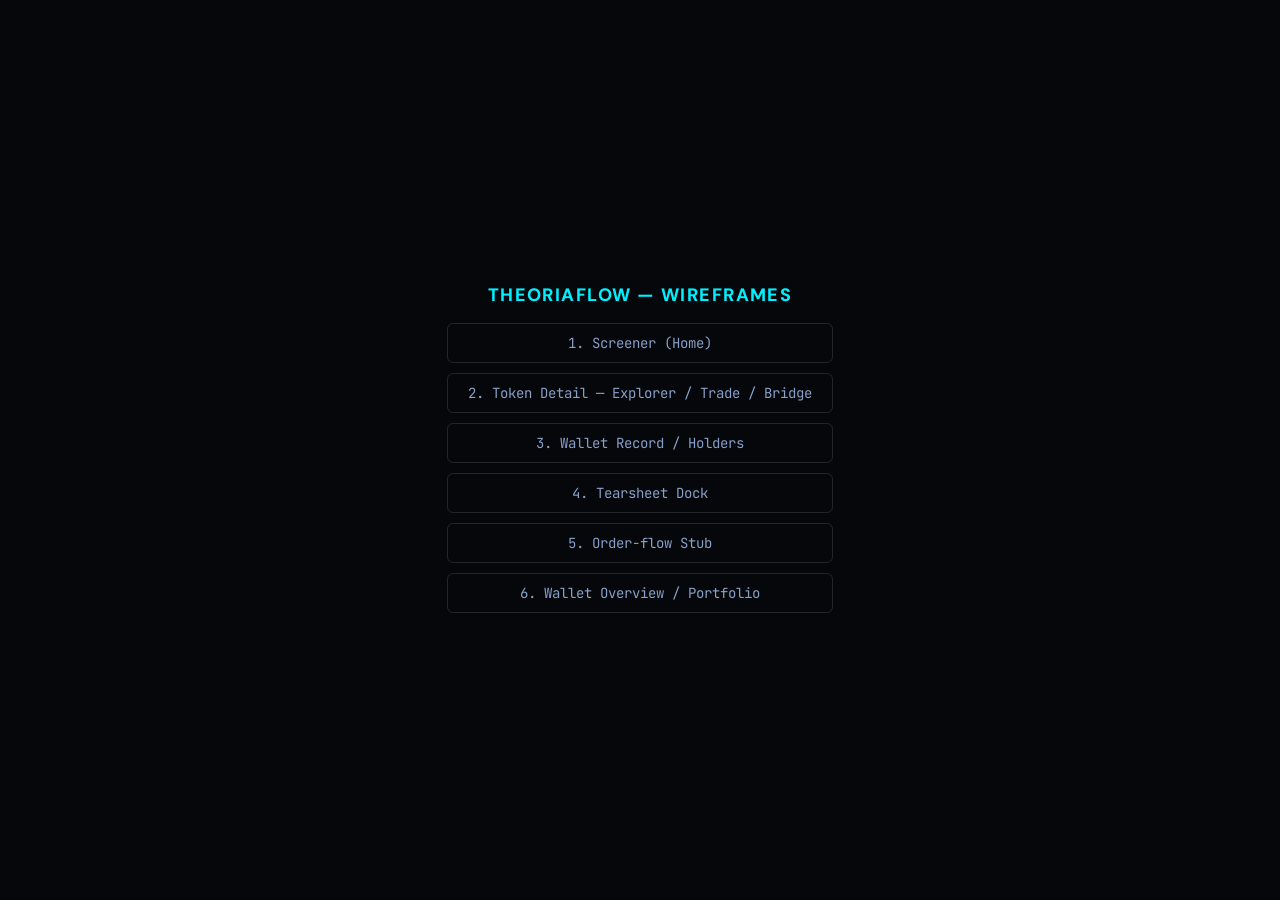
<file: index.html>
<!doctype html>
<html lang="en">
<head>
<meta charset="utf-8">
<title>TheoriaFlow Wireframes</title>
<link href="https://fonts.googleapis.com/css2?family=JetBrains+Mono:wght@400;600;700&family=DM+Sans:wght@600;700;800&display=swap" rel="stylesheet">
<style>
  body{margin:0;background:#05070A;color:#E6EDF7;font-family:'JetBrains Mono',monospace;display:flex;align-items:center;justify-content:center;min-height:100vh;}
  .box{text-align:center;}
  h1{font-family:'DM Sans',sans-serif;font-weight:800;letter-spacing:.08em;text-transform:uppercase;color:#00F0FF;font-size:18px;}
  ul{list-style:none;padding:0;display:flex;flex-direction:column;gap:10px;}
  a{color:#88A0C8;text-decoration:none;font-size:14px;border:1px solid rgba(255,255,255,.12);border-radius:6px;padding:10px 20px;display:block;}
  a:hover{color:#00F0FF;border-color:#00F0FF;}
</style>
</head>
<body>
<div class="box">
  <h1>TheoriaFlow &mdash; Wireframes</h1>
  <ul>
    <li><a href="1-screener.html">1. Screener (Home)</a></li>
    <li><a href="2-token-detail.html">2. Token Detail &mdash; Explorer / Trade / Bridge</a></li>
    <li><a href="3-wallet-record.html">3. Wallet Record / Holders</a></li>
    <li><a href="4-tearsheet-dock.html">4. Tearsheet Dock</a></li>
    <li><a href="5-order-flow-stub.html">5. Order-flow Stub</a></li>
    <li><a href="6-wallet-overview.html">6. Wallet Overview / Portfolio</a></li>
  </ul>
</div>
</body>
</html>
</file>
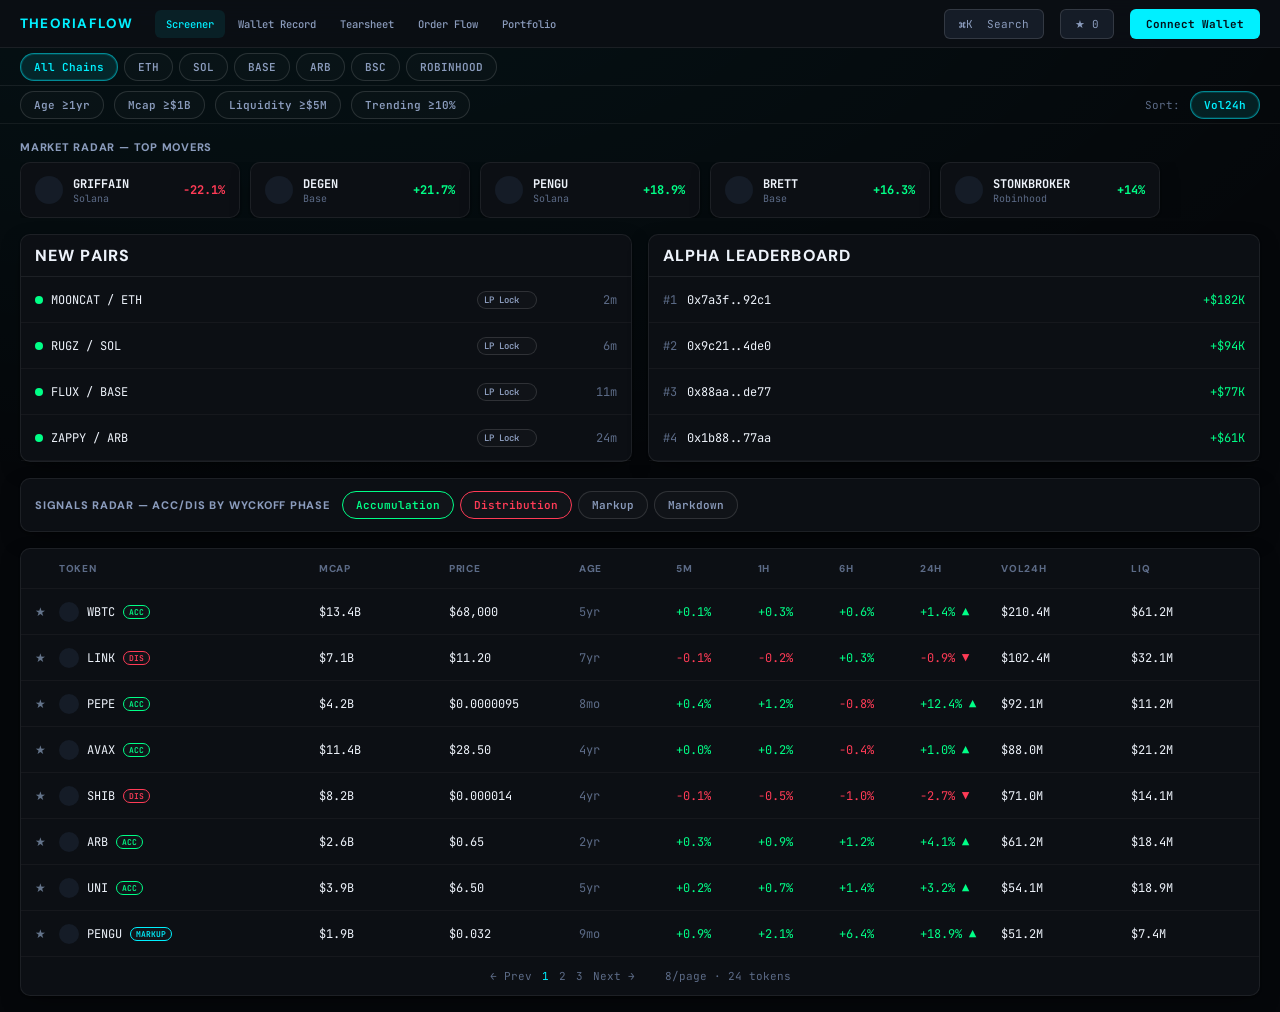
<file: 1-screener.html>
<!doctype html>
<html lang="en">
<head>
<meta charset="utf-8">
<title>Screener (Home) — TheoriaFlow Wireframe</title>
<link rel="stylesheet" href="assets/theme.css">
<script src="assets/data.js"></script>
<script src="assets/nav.js"></script>
</head>
<body>
<div style="min-height:100vh;box-sizing:border-box;display:flex;flex-direction:column;">

  <div id="th-nav"></div>

  <div style="height:38px;flex:0 0 38px;display:flex;align-items:center;gap:6px;padding:0 20px;border-bottom:1px solid var(--border);overflow-x:auto;">
    <span id="chain-all" class="th-pill active" onclick="thSetChain('all')">All Chains</span>
    <span id="chain-ethereum" class="th-pill" onclick="thSetChain('ethereum')">ETH</span>
    <span id="chain-solana" class="th-pill" onclick="thSetChain('solana')">SOL</span>
    <span id="chain-base" class="th-pill" onclick="thSetChain('base')">BASE</span>
    <span id="chain-arbitrum" class="th-pill" onclick="thSetChain('arbitrum')">ARB</span>
    <span id="chain-bsc" class="th-pill" onclick="thSetChain('bsc')">BSC</span>
    <span id="chain-robinhood" class="th-pill" onclick="thSetChain('robinhood')">ROBINHOOD</span>
  </div>

  <div style="height:38px;flex:0 0 38px;display:flex;align-items:center;gap:10px;padding:0 20px;border-bottom:1px solid rgba(255,255,255,.06);">
    <span id="f-age" class="th-pill" onclick="thToggleQuickFilter('age')">Age &ge;1yr</span>
    <span id="f-mcap" class="th-pill" onclick="thToggleQuickFilter('mcap')">Mcap &ge;$1B</span>
    <span id="f-liquidity" class="th-pill" onclick="thToggleQuickFilter('liquidity')">Liquidity &ge;$5M</span>
    <span id="f-trending" class="th-pill" onclick="thToggleQuickFilter('trending')">Trending &ge;10%</span>
    <div style="flex:1;"></div>
    <span style="font-size:11px;color:var(--text3);">Sort:</span>
    <span id="sort-pill" class="th-pill active" onclick="thCycleSort()">Vol24h</span>
  </div>

  <div style="flex:1;padding:16px 20px;display:flex;flex-direction:column;gap:16px;">

    <div>
      <div class="th-heading" style="font-size:11px;color:var(--text2);margin-bottom:8px;">Market Radar &mdash; top movers</div>
      <div id="radar" style="display:flex;gap:10px;overflow-x:auto;"></div>
    </div>

    <div style="display:grid;grid-template-columns:repeat(2,minmax(0,1fr));gap:16px;">
      <div class="th-card">
        <div style="padding:10px 14px;border-bottom:1px solid var(--border);" class="th-heading">New Pairs</div>
        <div id="new-pairs"></div>
      </div>
      <div class="th-card">
        <div style="padding:10px 14px;border-bottom:1px solid var(--border);" class="th-heading">Alpha Leaderboard</div>
        <div id="alpha-leaders"></div>
      </div>
    </div>

    <div class="th-card" style="padding:12px 14px;">
      <div style="display:flex;align-items:center;gap:12px;flex-wrap:wrap;">
        <span class="th-heading" style="font-size:11px;color:var(--text2);">Signals Radar &mdash; Acc/Dis by Wyckoff phase</span>
        <div style="display:flex;gap:6px;" id="phase-pills">
          <span class="th-pill" data-phase="ACC" style="color:#00FF87;border-color:#00FF87;" onclick="thTogglePhase('ACC')">Accumulation</span>
          <span class="th-pill" data-phase="DIS" style="color:#FF3B56;border-color:#FF3B56;" onclick="thTogglePhase('DIS')">Distribution</span>
          <span class="th-pill" data-phase="MARKUP" onclick="thTogglePhase('MARKUP')">Markup</span>
          <span class="th-pill" data-phase="MARKDOWN" onclick="thTogglePhase('MARKDOWN')">Markdown</span>
        </div>
      </div>
    </div>

    <div class="th-card" style="flex:1;">
      <div class="th-row th-heading" style="grid-template-columns:24px 1.6fr .8fr .8fr .6fr .5fr .5fr .5fr .5fr .8fr .7fr;height:40px;color:var(--text3);font-size:10px;">
        <span></span><span>Token</span><span>Mcap</span><span>Price</span><span>Age</span><span>5m</span><span>1h</span><span>6h</span><span>24h</span><span>Vol24h</span><span>Liq</span>
      </div>
      <div id="market-rows"></div>
      <div id="empty-state" style="display:none;padding:24px;text-align:center;color:var(--text3);font-size:11px;">No tokens match the current filters.</div>
      <div id="pagination" style="display:flex;justify-content:center;gap:10px;padding:12px;align-items:center;font-size:11px;color:var(--text3);"></div>
    </div>
  </div>
</div>

<script>
var state = { chain: "all", quickFilter: null, phase: null, sortKey: "vol", page: 1, pageSize: 8 };
var SORT_KEYS = ["vol", "mcap", "price", "p24h"];
var SORT_LABELS = { vol: "Vol24h", mcap: "Mcap", price: "Price", p24h: "24h %" };

function thParseMoney(str) {
  var m = String(str).replace(/[$,]/g, "").match(/([\d.]+)([BMK]?)/);
  if (!m) return 0;
  var n = parseFloat(m[1]);
  if (m[2] === "B") n *= 1000;
  if (m[2] === "K") n *= 0.001;
  return n; // in millions
}

function thSetChain(chain) {
  state.chain = chain;
  state.page = 1;
  ["all", "ethereum", "solana", "base", "arbitrum", "bsc", "robinhood"].forEach(function (c) {
    document.getElementById("chain-" + c).classList.toggle("active", c === chain);
  });
  render();
}

function thToggleQuickFilter(key) {
  state.quickFilter = state.quickFilter === key ? null : key;
  state.page = 1;
  ["age", "mcap", "liquidity", "trending"].forEach(function (k) {
    document.getElementById("f-" + k).classList.toggle("active", k === state.quickFilter);
  });
  render();
}

function thTogglePhase(phase) {
  state.phase = state.phase === phase ? null : phase;
  state.page = 1;
  document.querySelectorAll("#phase-pills .th-pill").forEach(function (el) {
    el.classList.toggle("active", el.dataset.phase === state.phase);
  });
  render();
}

function thCycleSort() {
  var idx = SORT_KEYS.indexOf(state.sortKey);
  state.sortKey = SORT_KEYS[(idx + 1) % SORT_KEYS.length];
  document.getElementById("sort-pill").textContent = SORT_LABELS[state.sortKey];
  render();
}

function thPassesQuickFilter(t) {
  if (!state.quickFilter) return true;
  if (state.quickFilter === "age") return /yr/.test(t.age);
  if (state.quickFilter === "mcap") return thParseMoney(t.mcap) >= 1000;
  if (state.quickFilter === "liquidity") return thParseMoney(t.liq) >= 5;
  if (state.quickFilter === "trending") return Math.abs(t.p24h) >= 10;
  return true;
}

function thFilteredSorted() {
  var rows = TH_TOKENS.filter(function (t) {
    return (state.chain === "all" || t.chain === state.chain) &&
      (!state.phase || t.phase === state.phase) &&
      thPassesQuickFilter(t);
  });
  rows.sort(function (a, b) {
    if (state.sortKey === "vol") return thParseMoney(b.vol) - thParseMoney(a.vol);
    if (state.sortKey === "mcap") return thParseMoney(b.mcap) - thParseMoney(a.mcap);
    if (state.sortKey === "price") return thParseMoney(b.price) - thParseMoney(a.price);
    if (state.sortKey === "p24h") return b.p24h - a.p24h;
    return 0;
  });
  return rows;
}

function thPctSpan(v) {
  var c = v >= 0 ? "#00FF87" : "#FF3B56";
  return '<span style="color:' + c + ';">' + (v >= 0 ? "+" : "") + v.toFixed(1) + "%</span>";
}

function renderRadar() {
  var top = TH_TOKENS.slice().sort(function (a, b) { return Math.abs(b.p24h) - Math.abs(a.p24h); }).slice(0, 5);
  document.getElementById("radar").innerHTML = top.map(function (t) {
    var c = t.p24h >= 0 ? "#00FF87" : "#FF3B56";
    return '<div class="th-card" style="flex:0 0 220px;height:56px;display:flex;align-items:center;padding:0 14px;gap:10px;cursor:pointer;" onclick="thGoToken(\'' + t.sym + '\')">' +
      '<div style="width:28px;height:28px;border-radius:50%;background:var(--field);flex:0 0 28px;"></div>' +
      '<div style="flex:1;"><div style="font-size:12px;font-weight:700;">' + t.sym + '</div><div style="font-size:10px;color:var(--text3);text-transform:capitalize;">' + t.chain + '</div></div>' +
      '<div style="font-size:12px;font-weight:700;color:' + c + ';">' + (t.p24h >= 0 ? "+" : "") + t.p24h + "%</div>" +
      "</div>";
  }).join("");
}

function renderNewPairs() {
  document.getElementById("new-pairs").innerHTML = TH_NEW_PAIRS.map(function (p) {
    return '<div class="th-row clickable" style="grid-template-columns:16px 1fr 60px 80px;" onclick="thGoToken(\'' + p.token + '\')">' +
      '<div style="width:8px;height:8px;border-radius:50%;background:#00FF87;"></div>' +
      "<span>" + p.name + "</span>" +
      '<span class="th-pill" style="font-size:9px;padding:2px 6px;">LP Lock</span>' +
      '<span style="color:var(--text3);text-align:right;">' + p.age + "</span>" +
      "</div>";
  }).join("");
}

function renderAlpha() {
  var top = TH_WALLETS.slice().sort(function (a, b) {
    return parseFloat(b.pnl.replace(/[^\d.]/g, "")) - parseFloat(a.pnl.replace(/[^\d.]/g, ""));
  }).slice(0, 4);
  document.getElementById("alpha-leaders").innerHTML = top.map(function (w, i) {
    return '<div class="th-row clickable" style="grid-template-columns:24px 1fr 90px;" onclick="thGoWallet(\'' + w.wallet + '\')">' +
      '<span style="color:var(--text3);">#' + (i + 1) + '</span>' +
      "<span>" + w.wallet + "</span>" +
      '<span style="color:#00FF87;text-align:right;">' + w.pnl + "</span>" +
      "</div>";
  }).join("");
}

function thGoToken(sym) { window.location.href = "2-token-detail.html?token=" + sym; }
function thGoWallet(addr) { window.location.href = "3-wallet-record.html?wallet=" + encodeURIComponent(addr); }

function thToggleStar(sym, btn) {
  var on = thToggleWatch(sym);
  btn.style.color = on ? "#00F0FF" : "#64748B";
}

function render() {
  var rows = thFilteredSorted();
  var totalPages = Math.max(1, Math.ceil(rows.length / state.pageSize));
  if (state.page > totalPages) state.page = totalPages;
  var pageRows = rows.slice((state.page - 1) * state.pageSize, state.page * state.pageSize);

  document.getElementById("empty-state").style.display = rows.length === 0 ? "block" : "none";

  document.getElementById("market-rows").innerHTML = pageRows.map(function (t) {
    var watched = thIsWatched(t.sym);
    var phaseColor = t.phase === "ACC" ? "#00FF87" : t.phase === "DIS" ? "#FF3B56" : "#00F0FF";
    var trendArrow = t.p24h >= 0 ? '<span style="color:#00FF87;">&#9650;</span>' : '<span style="color:#FF3B56;">&#9660;</span>';
    return '<div class="th-row clickable" style="grid-template-columns:24px 1.6fr .8fr .8fr .6fr .5fr .5fr .5fr .5fr .8fr .7fr;" onclick="thGoToken(\'' + t.sym + '\')">' +
      '<span onclick="event.stopPropagation();thToggleStar(\'' + t.sym + '\', this.firstChild)" style="cursor:pointer;"><span style="color:' + (watched ? "#00F0FF" : "#64748B") + ';">&#9733;</span></span>' +
      '<span style="display:flex;align-items:center;gap:8px;"><span style="width:20px;height:20px;border-radius:50%;background:var(--field);display:inline-block;"></span>' + t.sym +
      '<span class="th-pill" style="font-size:8px;padding:1px 5px;color:' + phaseColor + ';border-color:' + phaseColor + ';">' + t.phase + "</span></span>" +
      "<span>" + t.mcap + "</span>" +
      "<span>" + t.price + "</span>" +
      '<span style="color:var(--text3);">' + t.age + "</span>" +
      "<span>" + thPctSpan(t.p5m) + "</span>" +
      "<span>" + thPctSpan(t.p1h) + "</span>" +
      "<span>" + thPctSpan(t.p6h) + "</span>" +
      "<span>" + thPctSpan(t.p24h) + " " + trendArrow + "</span>" +
      "<span>" + t.vol + "</span>" +
      "<span>" + t.liq + "</span>" +
      "</div>";
  }).join("");

  var pag = "";
  pag += '<span style="cursor:pointer;" onclick="thGoPage(' + (state.page - 1) + ')">&larr; Prev</span>';
  for (var p = 1; p <= totalPages; p++) {
    pag += '<span style="cursor:pointer;color:' + (p === state.page ? "#00F0FF" : "var(--text3)") + ';" onclick="thGoPage(' + p + ')">' + p + "</span>";
  }
  pag += '<span style="cursor:pointer;" onclick="thGoPage(' + (state.page + 1) + ')">Next &rarr;</span>';
  pag += '<span style="margin-left:20px;">' + state.pageSize + "/page &middot; " + rows.length + " tokens</span>";
  document.getElementById("pagination").innerHTML = pag;
}

function thGoPage(p) {
  var rows = thFilteredSorted();
  var totalPages = Math.max(1, Math.ceil(rows.length / state.pageSize));
  if (p < 1 || p > totalPages) return;
  state.page = p;
  render();
}

thRenderNav("screener");
renderRadar();
renderNewPairs();
renderAlpha();
render();
</script>
</body>
</html>
</file>
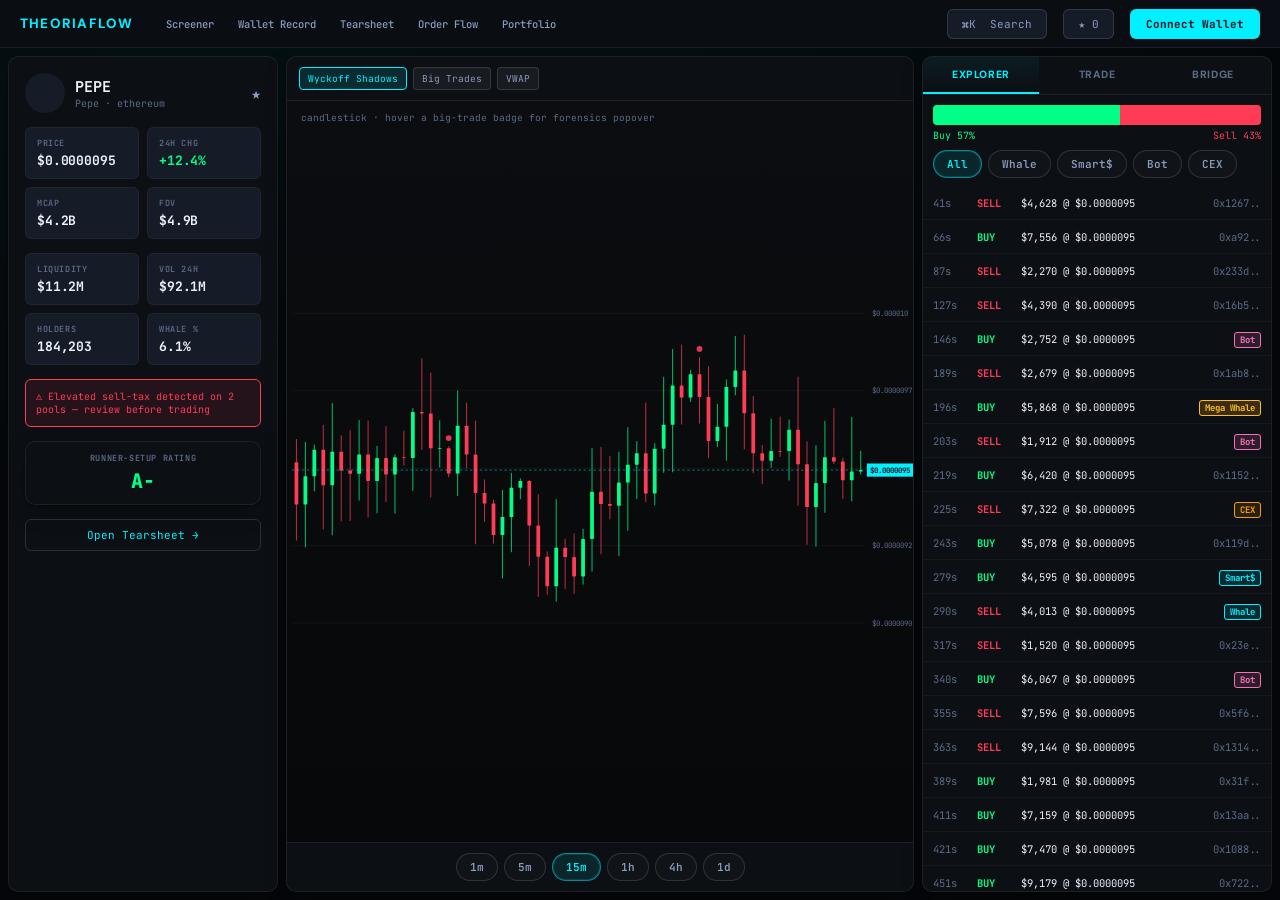
<file: 2-token-detail.html>
<!doctype html>
<html lang="en">
<head>
<meta charset="utf-8">
<title>Token Detail — TheoriaFlow Wireframe</title>
<link rel="stylesheet" href="assets/theme.css">
<script src="assets/data.js"></script>
<script src="assets/nav.js"></script>
</head>
<body>
<div style="height:100vh;box-sizing:border-box;display:flex;flex-direction:column;overflow:hidden;">
  <div id="th-nav"></div>

  <div style="padding:8px;display:grid;grid-template-columns:270px minmax(480px,1fr) 350px;gap:8px;flex:1;min-height:0;">

    <!-- LEFT: TokenIdentity -->
    <div class="th-card" style="padding:16px;display:flex;flex-direction:column;gap:14px;overflow-y:auto;min-height:0;">
      <div style="display:flex;align-items:center;gap:10px;">
        <div style="width:40px;height:40px;border-radius:50%;background:var(--field);flex:0 0 40px;"></div>
        <div><div id="ti-sym" style="font-size:15px;font-weight:700;"></div><div id="ti-name" style="font-size:10px;color:var(--text3);"></div></div>
        <div style="flex:1;"></div>
        <span id="ti-star" style="font-size:16px;cursor:pointer;" onclick="thToggleStarHere()">&#9733;</span>
      </div>
      <div style="display:grid;grid-template-columns:1fr 1fr;gap:8px;">
        <div class="th-metric"><div class="th-metric-label">Price</div><div id="ti-price" class="th-metric-val"></div></div>
        <div class="th-metric"><div class="th-metric-label">24h Chg</div><div id="ti-chg" class="th-metric-val"></div></div>
        <div class="th-metric"><div class="th-metric-label">Mcap</div><div id="ti-mcap" class="th-metric-val"></div></div>
        <div class="th-metric"><div class="th-metric-label">FDV</div><div id="ti-fdv" class="th-metric-val"></div></div>
      </div>
      <div style="display:grid;grid-template-columns:1fr 1fr;gap:8px;">
        <div class="th-metric"><div class="th-metric-label">Liquidity</div><div id="ti-liq" class="th-metric-val"></div></div>
        <div class="th-metric"><div class="th-metric-label">Vol 24h</div><div id="ti-vol" class="th-metric-val"></div></div>
        <div class="th-metric"><div class="th-metric-label">Holders</div><div id="ti-holders" class="th-metric-val"></div></div>
        <div class="th-metric"><div class="th-metric-label">Whale %</div><div id="ti-whale" class="th-metric-val"></div></div>
      </div>
      <div id="ti-risk" style="display:none;background:rgba(255,59,86,.1);border:1px solid #FF3B56;border-radius:6px;padding:10px;font-size:10px;color:#FF3B56;"></div>
      <div class="th-card" style="padding:10px;text-align:center;"><div class="th-metric-label">Runner-setup Rating</div><div id="ti-rating" style="font-size:20px;font-weight:800;color:#00FF87;margin-top:4px;"></div></div>
      <a id="ti-tearsheet" href="#" style="font-size:11px;text-align:center;border:1px solid var(--border2);border-radius:6px;padding:8px;">Open Tearsheet &#8594;</a>
    </div>

    <!-- MIDDLE: PriceChart -->
    <div class="th-card" style="display:flex;flex-direction:column;overflow:hidden;min-height:0;">
      <div style="display:flex;gap:6px;padding:10px 12px;border-bottom:1px solid var(--border);">
        <span style="font-size:9.5px;padding:4px 8px;border-radius:4px;background:rgba(0,240,255,.12);color:#00F0FF;border:1px solid #00F0FF;">Wyckoff Shadows</span>
        <span style="font-size:9.5px;padding:4px 8px;border-radius:4px;background:rgba(255,255,255,.05);color:var(--text2);border:1px solid var(--border2);">Big Trades</span>
        <span style="font-size:9.5px;padding:4px 8px;border-radius:4px;background:rgba(255,255,255,.05);color:var(--text2);border:1px solid var(--border2);">VWAP</span>
      </div>
      <div style="flex:1;position:relative;background:linear-gradient(180deg,#0B0D10,#070809);min-height:0;overflow:hidden;">
        <svg id="chart-svg" width="100%" height="100%" viewBox="0 0 760 420" preserveAspectRatio="xMidYMid meet" style="display:block;"></svg>
        <div style="position:absolute;top:10px;left:14px;font-size:9.5px;color:var(--text3);">candlestick &middot; hover a big-trade badge for forensics popover</div>
      </div>
      <div style="display:flex;gap:6px;padding:10px 12px;border-top:1px solid var(--border);justify-content:center;" id="timeframes">
        <span class="th-pill" data-tf="1m" onclick="thSetTf('1m')">1m</span>
        <span class="th-pill" data-tf="5m" onclick="thSetTf('5m')">5m</span>
        <span class="th-pill active" data-tf="15m" onclick="thSetTf('15m')">15m</span>
        <span class="th-pill" data-tf="1h" onclick="thSetTf('1h')">1h</span>
        <span class="th-pill" data-tf="4h" onclick="thSetTf('4h')">4h</span>
        <span class="th-pill" data-tf="1d" onclick="thSetTf('1d')">1d</span>
      </div>
    </div>

    <!-- RIGHT: LiveExplorer -->
    <div class="th-card" style="display:flex;flex-direction:column;overflow:hidden;min-height:0;">
      <div style="display:flex;border-bottom:1px solid var(--border);">
        <button class="th-tab active" data-tab="explorer" onclick="showTab('explorer')" style="flex:1;">Explorer</button>
        <button class="th-tab" data-tab="trade" onclick="showTab('trade')" style="flex:1;">Trade</button>
        <button class="th-tab" data-tab="bridge" onclick="showTab('bridge')" style="flex:1;">Bridge</button>
      </div>

      <!-- Explorer -->
      <div class="th-panel active flex" data-panel="explorer" style="flex-direction:column;min-height:0;flex:1;">
        <div style="display:flex;height:20px;margin:10px 10px 4px 10px;border-radius:4px;overflow:hidden;">
          <div id="buy-bar" style="background:#00FF87;"></div><div id="sell-bar" style="background:#FF3B56;"></div>
        </div>
        <div style="display:flex;justify-content:space-between;padding:0 10px 8px 10px;font-size:10px;">
          <span id="buy-pct-label" style="color:#00FF87;"></span><span id="sell-pct-label" style="color:#FF3B56;"></span>
        </div>
        <div style="display:flex;gap:6px;padding:0 10px 8px 10px;flex-wrap:wrap;" id="explorer-filters">
          <span class="th-pill active" data-f="all" onclick="thSetExplorerFilter('all')">All</span>
          <span class="th-pill" data-f="Whale" onclick="thSetExplorerFilter('Whale')">Whale</span>
          <span class="th-pill" data-f="Smart$" onclick="thSetExplorerFilter('Smart$')">Smart$</span>
          <span class="th-pill" data-f="Bot" onclick="thSetExplorerFilter('Bot')">Bot</span>
          <span class="th-pill" data-f="CEX" onclick="thSetExplorerFilter('CEX')">CEX</span>
        </div>
        <div id="tape" style="flex:1;overflow-y:auto;"></div>
        <div id="tape-empty" style="display:none;padding:24px;text-align:center;color:var(--text3);font-size:11px;">No swaps match this filter.</div>
      </div>

      <!-- Trade -->
      <div class="th-panel" data-panel="trade" style="flex-direction:column;gap:6px;padding:12px;overflow-y:auto;">
        <div style="display:flex;justify-content:space-between;align-items:center;"><span style="font-size:11px;color:var(--text2);">From</span><button class="th-metric" style="padding:5px 10px;border:none;color:inherit;font-family:inherit;cursor:pointer;" onclick="thOpenTokenSelector('in')" id="trade-in-btn"></button></div>
        <input id="trade-amount" type="text" placeholder="0.0" class="th-metric" style="font-size:16px;border:none;width:100%;color:var(--text);" oninput="this.value=this.value.replace(/[^0-9.]/g,'');thUpdateQuote()">
        <div class="th-balance-row"><span id="trade-usd-in">&asymp; $0.00</span><span>Balance: <span id="trade-balance-in"></span> <span class="th-max-btn" onclick="thSetMax()">MAX</span></span></div>

        <div style="text-align:center;color:#00F0FF;font-size:16px;cursor:pointer;" onclick="thFlipTrade()">&#8645;</div>

        <div style="display:flex;justify-content:space-between;align-items:center;"><span style="font-size:11px;color:var(--text2);">To</span><button class="th-metric" style="padding:5px 10px;border:none;color:inherit;font-family:inherit;cursor:pointer;" onclick="thOpenTokenSelector('out')" id="trade-out-btn"></button></div>
        <div id="trade-out-amount" class="th-metric" style="font-size:16px;color:var(--text3);">0.0</div>
        <div class="th-balance-row"><span id="trade-usd-out">&asymp; $0.00</span><span>Balance: <span id="trade-balance-out"></span></span></div>

        <div style="display:flex;gap:6px;margin-top:4px;" id="slippage-row">
          <span class="th-pill active" data-slip="0.5" onclick="thSetSlippage(0.5)" style="flex:1;text-align:center;">0.5%</span>
          <span class="th-pill" data-slip="1" onclick="thSetSlippage(1)" style="flex:1;text-align:center;">1%</span>
          <span class="th-pill" data-slip="2" onclick="thSetSlippage(2)" style="flex:1;text-align:center;">2%</span>
        </div>
        <label style="display:flex;align-items:center;gap:6px;font-size:10.5px;color:var(--text2);"><input type="checkbox" id="mev-toggle" checked> MEV Protection</label>

        <div id="trade-quotes" class="th-card" style="display:none;padding:8px;flex-direction:column;gap:4px;font-size:10px;"></div>

        <div id="trade-fees" style="display:none;flex-direction:column;gap:3px;padding:8px 2px;">
          <div class="th-fee-line"><span>Rate</span><span class="val" id="trade-rate"></span></div>
          <div class="th-fee-line"><span>Price impact</span><span class="val" id="trade-impact"></span></div>
          <div class="th-fee-line"><span>Network fee</span><span class="val" id="trade-gas"></span></div>
          <div class="th-fee-line"><span>Min received</span><span class="val" id="trade-min-received"></span></div>
          <div class="th-refresh-note">Quote refreshes in <span id="trade-refresh-secs">10</span>s</div>
        </div>

        <div id="trade-security" style="display:none;padding:8px;border-radius:6px;font-size:10px;"></div>
        <button id="trade-swap-btn" disabled onclick="thOpenTradeReview()" style="margin-top:4px;padding:10px 0;border-radius:6px;border:none;font-weight:800;font-size:12px;background:rgba(255,255,255,.08);color:var(--text3);font-family:'DM Sans',sans-serif;cursor:not-allowed;">Review Swap</button>
      </div>

      <!-- Bridge -->
      <div class="th-panel" data-panel="bridge" style="flex-direction:column;gap:6px;padding:12px;overflow-y:auto;">
        <div style="display:flex;justify-content:space-between;align-items:center;"><span style="font-size:11px;color:var(--text2);">From chain</span><select id="bridge-from" class="th-metric" style="padding:5px 10px;color:var(--text);font-family:inherit;border:none;" onchange="thBridgeChainChanged('from')"></select></div>
        <input id="bridge-amount" type="text" placeholder="0.0" class="th-metric" style="font-size:16px;border:none;width:100%;color:var(--text);" oninput="this.value=this.value.replace(/[^0-9.]/g,'');thUpdateBridgeRoutes()">
        <div class="th-balance-row"><span id="bridge-usd-in">&asymp; $0.00</span><span>Balance: <span id="bridge-balance-in"></span> <span class="th-max-btn" onclick="thSetBridgeMax()">MAX</span></span></div>

        <div style="text-align:center;color:#00F0FF;font-size:16px;cursor:pointer;" onclick="thFlipBridge()">&#8645;</div>

        <div style="display:flex;justify-content:space-between;align-items:center;"><span style="font-size:11px;color:var(--text2);">To chain</span><select id="bridge-to" class="th-metric" style="padding:5px 10px;color:var(--text);font-family:inherit;border:none;" onchange="thBridgeChainChanged('to')"></select></div>
        <div id="bridge-est-receive" class="th-metric" style="font-size:16px;color:var(--text3);">0.0</div>

        <div id="bridge-routes" style="display:flex;flex-direction:column;gap:4px;"></div>

        <div id="bridge-fees" style="display:none;flex-direction:column;gap:3px;padding:8px 2px;">
          <div class="th-fee-line"><span>Source gas</span><span class="val" id="bridge-gas-from"></span></div>
          <div class="th-fee-line"><span>Destination gas</span><span class="val" id="bridge-gas-to"></span></div>
          <div class="th-fee-line"><span>Bridge fee (0.30%)</span><span class="val" id="bridge-fee-pct"></span></div>
          <div class="th-refresh-note">Quote refreshes in <span id="bridge-refresh-secs">10</span>s</div>
        </div>

        <div style="display:flex;justify-content:space-between;font-size:9.5px;color:var(--text3);padding:4px 0;">
          <span id="stage-initiated">&#9679; Initiated</span><span id="stage-relaying">&rarr; Relaying</span><span id="stage-settled">&rarr; Settled</span>
        </div>
        <button id="bridge-submit-btn" disabled onclick="thOpenBridgeReview()" style="padding:10px 0;border-radius:6px;border:none;font-weight:800;font-size:12px;background:rgba(255,255,255,.08);color:var(--text3);font-family:'DM Sans',sans-serif;cursor:not-allowed;">Review Bridge</button>
      </div>
    </div>
  </div>
</div>

<!-- Review-before-confirm modal (shared by Trade + Bridge) -->
<div class="modal-overlay" id="review-modal" onclick="thCloseReview()">
  <div class="th-card" style="width:340px;padding:18px;" onclick="event.stopPropagation()">
    <div id="review-body"></div>
  </div>
</div>

<!-- Token selector modal (Trade tab) -->
<div class="modal-overlay" id="token-selector" onclick="thCloseTokenSelector()">
  <div class="th-card" style="width:320px;max-height:70vh;display:flex;flex-direction:column;" onclick="event.stopPropagation()">
    <div style="padding:12px;border-bottom:1px solid var(--border);display:flex;justify-content:space-between;">
      <span style="font-size:12px;font-weight:800;">Select a token</span>
      <span style="cursor:pointer;color:var(--text2);" onclick="thCloseTokenSelector()">&#10005;</span>
    </div>
    <input id="token-selector-search" type="text" placeholder="Search tokens" oninput="thRenderTokenSelector()" style="margin:10px;padding:6px 10px;background:var(--field);border:1px solid var(--border2);border-radius:6px;color:var(--text);font-size:11px;">
    <div id="token-selector-list" style="overflow-y:auto;padding:0 8px 8px 8px;"></div>
  </div>
</div>

<script>
var token = thTokenBySym(thQueryParam("token") || "PEPE");
var explorerState = { filter: "all", rows: [] };
var tradeState = { in: null, out: null, slippage: 0.5, swapped: false, lastQuote: null };
var bridgeState = { from: token.chain, to: null, selectedRoute: null, stage: "idle", timeouts: [] };
var chartState = { tf: "15m" };

function thRng(seed) {
  var h = 1779033703 ^ String(seed).length;
  for (var i = 0; i < String(seed).length; i++) { h = Math.imul(h ^ seed.charCodeAt(i), 3432918353); h = (h << 13) | (h >>> 19); }
  return function () { h = Math.imul(h ^ (h >>> 16), 2246822507); h = Math.imul(h ^ (h >>> 13), 3266489909); h ^= h >>> 16; return (h >>> 0) / 4294967296; };
}
function thPriceNum(str) {
  return parseFloat(String(str).replace(/[$,]/g, "")) || 0;
}

function renderIdentity() {
  document.getElementById("ti-sym").textContent = token.sym;
  document.getElementById("ti-name").textContent = token.name + " · " + token.chain;
  document.getElementById("ti-price").textContent = token.price;
  var chgEl = document.getElementById("ti-chg");
  chgEl.textContent = (token.p24h >= 0 ? "+" : "") + token.p24h + "%";
  chgEl.style.color = token.p24h >= 0 ? "#00FF87" : "#FF3B56";
  document.getElementById("ti-mcap").textContent = token.mcap;
  document.getElementById("ti-fdv").textContent = token.fdv;
  document.getElementById("ti-liq").textContent = token.liq;
  document.getElementById("ti-vol").textContent = token.vol;
  document.getElementById("ti-holders").textContent = token.holders;
  document.getElementById("ti-whale").textContent = token.whalePct;
  document.getElementById("ti-rating").textContent = token.rating;
  document.getElementById("ti-tearsheet").href = "4-tearsheet-dock.html?token=" + token.sym;
  if (token.risk) {
    var r = document.getElementById("ti-risk");
    r.style.display = "block";
    r.textContent = "⚠ " + token.risk;
  }
  thUpdateStar();
}
function thUpdateStar() {
  document.getElementById("ti-star").style.color = thIsWatched(token.sym) ? "#00F0FF" : "#88A0C8";
}
function thToggleStarHere() { thToggleWatch(token.sym); thUpdateStar(); }

// Real OHLC candlesticks (box body + high/low wick), not a line — this is a PnL
// chart, and a line chart hides the open/high/low/close range a trader needs.
// Sized like an actual stock/crypto chart: many thin bars with breathing room
// between them, faint gridlines, and a real price axis — not a handful of fat blocks.
function renderChart() {
  var r = thRng(token.sym + ":candles:" + (chartState.tf || "15m"));
  var barCount = 64;
  var chartW = 760, chartH = 420;
  var padTop = 18, padBottom = 26, padRight = 58, padLeft = 6;
  var usableW = chartW - padLeft - padRight;
  var usableH = chartH - padTop - padBottom;
  var barW = usableW / barCount;
  var candleW = Math.max(1.2, barW * 0.42);

  var priceNow = thPriceNum(token.price);
  var bars = [];
  var level = 100;
  for (var i = 0; i < barCount; i++) {
    var open = level;
    var drift = (r() - 0.5) * 3.2;
    var close = Math.max(20, open + drift);
    var high = Math.max(open, close) + r() * 1.8;
    var low = Math.max(5, Math.min(open, close) - r() * 1.8);
    bars.push({ open: open, close: close, high: high, low: low });
    level = close;
  }
  var minV = Math.min.apply(null, bars.map(function (b) { return b.low; }));
  var maxV = Math.max.apply(null, bars.map(function (b) { return b.high; }));
  var span = Math.max(1, maxV - minV);
  var pad = span * 0.08;
  minV -= pad; maxV += pad; span = maxV - minV;
  function yFor(v) { return padTop + usableH - ((v - minV) / span) * usableH; }
  function priceLabel(level) {
    var p = priceNow * (level / 100);
    if (p >= 1) return "$" + p.toFixed(2);
    if (p >= 0.01) return "$" + p.toFixed(4);
    return "$" + p.toPrecision(2);
  }

  var svg = "";
  // gridlines + price axis (right side, like a real chart)
  var gridLines = 4;
  for (var g = 0; g <= gridLines; g++) {
    var lv = minV + (span * g) / gridLines;
    var gy = yFor(lv);
    svg += '<line x1="' + padLeft + '" y1="' + gy + '" x2="' + (chartW - padRight) + '" y2="' + gy + '" stroke="rgba(255,255,255,.05)" stroke-width="1"/>';
    svg += '<text x="' + (chartW - padRight + 8) + '" y="' + (gy + 3) + '" font-size="9" fill="#5C6B87" font-family="JetBrains Mono, monospace">' + priceLabel(lv) + "</text>";
  }

  var bigTradeIdx = [Math.floor(barCount * 0.28), Math.floor(barCount * 0.71)];
  bars.forEach(function (b, i) {
    var cx = padLeft + i * barW + barW / 2;
    var up = b.close >= b.open;
    var color = up ? "#00FF87" : "#FF3B56";
    var bodyTop = yFor(Math.max(b.open, b.close));
    var bodyBottom = yFor(Math.min(b.open, b.close));
    var bodyH = Math.max(1, bodyBottom - bodyTop);
    svg += '<line x1="' + cx + '" y1="' + yFor(b.high) + '" x2="' + cx + '" y2="' + yFor(b.low) + '" stroke="' + color + '" stroke-width="1" opacity=".9"/>';
    svg += '<rect x="' + (cx - candleW / 2) + '" y="' + bodyTop + '" width="' + candleW + '" height="' + bodyH + '" fill="' + color + '" rx="0.5"/>';
    if (bigTradeIdx.indexOf(i) !== -1) {
      svg += '<circle cx="' + cx + '" cy="' + (yFor(b.high) - 10) + '" r="3.5" fill="' + color + '" opacity=".9"/>';
    }
  });

  // dashed current-price line at the last close, like a live ticker
  var lastY = yFor(bars[bars.length - 1].close);
  svg += '<line x1="' + padLeft + '" y1="' + lastY + '" x2="' + (chartW - padRight) + '" y2="' + lastY + '" stroke="#00F0FF" stroke-width="1" stroke-dasharray="3,3" opacity=".55"/>';
  svg += '<rect x="' + (chartW - padRight + 2) + '" y="' + (lastY - 8) + '" width="' + (padRight - 2) + '" height="16" fill="#00F0FF"/>';
  svg += '<text x="' + (chartW - padRight + 6) + '" y="' + (lastY + 3) + '" font-size="9" font-weight="700" fill="#041019" font-family="JetBrains Mono, monospace">' + priceLabel(bars[bars.length - 1].close) + "</text>";

  document.getElementById("chart-svg").innerHTML = svg;
}
function thSetTf(tf) {
  document.querySelectorAll("#timeframes .th-pill").forEach(function (el) { el.classList.toggle("active", el.dataset.tf === tf); });
  chartState.tf = tf;
  renderChart();
}

function showTab(name) {
  document.querySelectorAll(".th-tab").forEach(function (el) { el.classList.toggle("active", el.dataset.tab === name); });
  document.querySelectorAll(".th-panel").forEach(function (el) { el.classList.toggle("active", el.dataset.panel === name); });
}

// --- Explorer tab ---
var BADGE_POOL = [
  { badge: null, weight: 0.55 },
  { badge: "Whale", weight: 0.14, color: "#00F0FF", bg: "rgba(0,240,255,.12)" },
  { badge: "Mega Whale", weight: 0.04, color: "#FBBF24", bg: "rgba(245,158,11,.2)" },
  { badge: "Smart$", weight: 0.08, color: "#00F0FF", bg: "rgba(0,240,255,.12)" },
  { badge: "Bot", weight: 0.1, color: "#F472B6", bg: "rgba(244,114,182,.15)" },
  { badge: "CEX", weight: 0.09, color: "#F59E0B", bg: "rgba(245,158,11,.12)" }
];
function thPickBadge(r) {
  var roll = r(), acc = 0;
  for (var i = 0; i < BADGE_POOL.length; i++) { acc += BADGE_POOL[i].weight; if (roll <= acc) return BADGE_POOL[i]; }
  return BADGE_POOL[0];
}
function thGenerateTapeRows(count) {
  var r = thRng(token.sym + ":tape:" + Date.now() + ":" + Math.random());
  var rows = [], t = 0;
  var buys = 0;
  for (var i = 0; i < count; i++) {
    t += Math.floor(4 + r() * 40);
    var dir = r() > 0.45 ? 1 : -1;
    if (dir === 1) buys++;
    var b = thPickBadge(r);
    rows.push({ age: t, dir: dir, amt: "$" + Math.round(200 + r() * 9000).toLocaleString(), badge: b.badge, color: b.color, bg: b.bg });
  }
  return { rows: rows, buyPct: Math.round((buys / count) * 100) };
}
function renderTape() {
  var rows = explorerState.rows.filter(function (row) {
    if (explorerState.filter === "all") return true;
    if (explorerState.filter === "Whale") return row.badge === "Whale" || row.badge === "Mega Whale";
    return row.badge === explorerState.filter;
  });
  document.getElementById("tape-empty").style.display = rows.length === 0 ? "block" : "none";
  document.getElementById("tape").innerHTML = rows.map(function (row) {
    var dirLabel = row.dir === 1 ? '<span style="font-weight:700;color:#00FF87;">BUY</span>' : '<span style="font-weight:700;color:#FF3B56;">SELL</span>';
    var badgeHtml = row.badge
      ? '<span style="background:' + row.bg + ';color:' + row.color + ';border:1px solid ' + row.color + ';border-radius:3px;padding:1px 5px;font-size:9px;font-weight:700;">' + row.badge + "</span>"
      : '<span style="color:var(--text3);">0x' + Math.abs(row.age * 7919 % 9999).toString(16) + "..</span>";
    return '<div style="display:grid;grid-template-columns:44px 44px 1fr 90px;align-items:center;height:34px;padding:0 10px;font-size:10.5px;border-bottom:1px solid rgba(255,255,255,.04);">' +
      '<span style="color:var(--text3);">' + row.age + "s</span>" + "<span>" + dirLabel + "</span>" +
      "<span>" + row.amt + " @ " + token.price + "</span>" +
      '<span style="text-align:right;">' + badgeHtml + "</span></div>";
  }).join("");
}
function thSetExplorerFilter(f) {
  explorerState.filter = f;
  document.querySelectorAll("#explorer-filters .th-pill").forEach(function (el) { el.classList.toggle("active", el.dataset.f === f); });
  renderTape();
}
function initExplorer() {
  var gen = thGenerateTapeRows(40);
  explorerState.rows = gen.rows;
  document.getElementById("buy-bar").style.width = gen.buyPct + "%";
  document.getElementById("sell-bar").style.width = (100 - gen.buyPct) + "%";
  document.getElementById("buy-pct-label").textContent = "Buy " + gen.buyPct + "%";
  document.getElementById("sell-pct-label").textContent = "Sell " + (100 - gen.buyPct) + "%";
  renderTape();
  setInterval(function () {
    var r = thRng(token.sym + ":live:" + Date.now());
    var b = thPickBadge(r);
    var dir = r() > 0.45 ? 1 : -1;
    explorerState.rows.unshift({ age: 0, dir: dir, amt: "$" + Math.round(200 + r() * 9000).toLocaleString(), badge: b.badge, color: b.color, bg: b.bg });
    explorerState.rows.forEach(function (row) { row.age += 3; });
    if (explorerState.rows.length > 60) explorerState.rows.pop();
    renderTape();
  }, 2600);
}

// --- Trade tab ---
var wallet = thConnectedWallet();
var tradeRefreshTimer = null, tradeRefreshCountdown = null;

function thOpenTokenSelector(side) {
  tradeState.selectorSide = side;
  document.getElementById("token-selector").classList.add("open");
  document.getElementById("token-selector-search").value = "";
  thRenderTokenSelector();
}
function thCloseTokenSelector() { document.getElementById("token-selector").classList.remove("open"); }
function thRenderTokenSelector() {
  var q = document.getElementById("token-selector-search").value.trim().toLowerCase();
  var exclude = tradeState.selectorSide === "in" ? tradeState.out : tradeState.in;
  var list = thTokensForChain(token.chain).filter(function (t) {
    if (exclude && t.sym === exclude.sym) return false;
    return !q || t.sym.toLowerCase().indexOf(q) !== -1 || t.name.toLowerCase().indexOf(q) !== -1;
  });
  document.getElementById("token-selector-list").innerHTML = list.map(function (t) {
    return '<div style="display:flex;justify-content:space-between;padding:8px 10px;border-radius:6px;cursor:pointer;color:var(--text);font-size:12px;" onclick="thPickToken(\'' + t.sym + '\')">' +
      "<span>" + t.sym + "</span><span style='color:var(--text3);font-size:10px;'>" + t.name + "</span></div>";
  }).join("");
}
function thPickToken(sym) {
  var t = thTokenBySym(sym);
  if (tradeState.selectorSide === "in") tradeState.in = t; else tradeState.out = t;
  thCloseTokenSelector();
  thRefreshTradeButtons();
  thUpdateQuote();
}
function thRefreshTradeButtons() {
  document.getElementById("trade-in-btn").textContent = tradeState.in.sym + " ▾";
  document.getElementById("trade-out-btn").textContent = tradeState.out.sym + " ▾";
  var addr = wallet ? wallet.address : "0xDEMO";
  document.getElementById("trade-balance-in").textContent = thFakeBalance(tradeState.in.sym, addr) + " " + tradeState.in.sym;
  document.getElementById("trade-balance-out").textContent = thFakeBalance(tradeState.out.sym, addr) + " " + tradeState.out.sym;
}
function thSetMax() {
  var addr = wallet ? wallet.address : "0xDEMO";
  document.getElementById("trade-amount").value = thFakeBalance(tradeState.in.sym, addr);
  thUpdateQuote();
}
function thFlipTrade() {
  var tmp = tradeState.in; tradeState.in = tradeState.out; tradeState.out = tmp;
  document.getElementById("trade-amount").value = "";
  tradeState.swapped = false;
  thRefreshTradeButtons();
  thUpdateQuote();
}
function thSetSlippage(v) {
  tradeState.slippage = v;
  document.querySelectorAll("#slippage-row .th-pill").forEach(function (el) { el.classList.toggle("active", parseFloat(el.dataset.slip) === v); });
}
function thUpdateQuote(skipTimerReset) {
  var amtStr = document.getElementById("trade-amount").value;
  var amt = parseFloat(amtStr);
  var btn = document.getElementById("trade-swap-btn");
  var priceInNum = thPriceNum(tradeState.in.price), priceOutNum = thPriceNum(tradeState.out.price);
  document.getElementById("trade-usd-in").textContent = "≈ $" + ((amt || 0) * priceInNum).toLocaleString(undefined, { maximumFractionDigits: 2 });
  if (!amt || amt <= 0) {
    document.getElementById("trade-out-amount").textContent = "0.0";
    document.getElementById("trade-out-amount").style.color = "var(--text3)";
    document.getElementById("trade-usd-out").textContent = "≈ $0.00";
    document.getElementById("trade-quotes").style.display = "none";
    document.getElementById("trade-fees").style.display = "none";
    document.getElementById("trade-security").style.display = "none";
    btn.disabled = true; btn.style.background = "rgba(255,255,255,.08)"; btn.style.color = "var(--text3)"; btn.style.cursor = "not-allowed";
    clearInterval(tradeRefreshTimer);
    return;
  }
  var rate = priceInNum / (priceOutNum || 1);
  var out = amt * rate;
  var r = thRng(tradeState.in.sym + ":" + tradeState.out.sym + ":quote:" + amtStr);
  var sources = ["1inch", "0x Protocol", "Jupiter"];
  var quotes = sources.map(function (s) { return { name: s, val: out * (1 + (r() - 0.5) * 0.03) }; });
  var bestIdx = 0;
  for (var i = 1; i < quotes.length; i++) if (quotes[i].val > quotes[bestIdx].val) bestIdx = i;
  document.getElementById("trade-out-amount").textContent = out.toFixed(6);
  document.getElementById("trade-out-amount").style.color = "#FFFFFF";
  document.getElementById("trade-usd-out").textContent = "≈ $" + (out * priceOutNum).toLocaleString(undefined, { maximumFractionDigits: 2 });
  var qEl = document.getElementById("trade-quotes");
  qEl.style.display = "flex";
  qEl.innerHTML = quotes.map(function (q, i) {
    var c = i === bestIdx ? "#00FF87" : "var(--text2)";
    return '<div style="display:flex;justify-content:space-between;color:' + c + ';"><span>' + q.name + (i === bestIdx ? " ✓ best" : "") + '</span><span>' + q.val.toFixed(6) + "</span></div>";
  }).join("");

  var impactPct = Math.min(14, (amt * priceInNum / 20000) * (1 + r() * 0.6));
  var gasUsd = (TH_GAS_BY_CHAIN[token.chain] || TH_GAS_BY_CHAIN.ethereum).feeUsd;
  var minReceived = out * (1 - tradeState.slippage / 100);
  document.getElementById("trade-fees").style.display = "flex";
  document.getElementById("trade-rate").textContent = "1 " + tradeState.in.sym + " = " + rate.toFixed(6) + " " + tradeState.out.sym;
  var impactEl = document.getElementById("trade-impact");
  impactEl.textContent = impactPct.toFixed(2) + "%";
  impactEl.className = "val" + (impactPct > 8 ? " th-impact-danger" : impactPct > 3 ? " th-impact-warn" : "");
  document.getElementById("trade-gas").textContent = "~$" + gasUsd.toFixed(2);
  document.getElementById("trade-min-received").textContent = minReceived.toFixed(6) + " " + tradeState.out.sym;

  var honeyRoll = r();
  var honeypot = honeyRoll < 0.06;
  var warning = !honeypot && honeyRoll < 0.2;
  var secEl = document.getElementById("trade-security");
  secEl.style.display = "block";
  if (honeypot) {
    secEl.style.border = "1px solid #FF3B56"; secEl.style.background = "rgba(255,59,86,.1)"; secEl.style.color = "#FF3B56";
    secEl.textContent = "🛡 Honeypot detected";
  } else if (warning) {
    secEl.style.border = "1px solid #F59E0B"; secEl.style.background = "rgba(245,158,11,.1)"; secEl.style.color = "#F59E0B";
    secEl.textContent = "🛡 Elevated sell tax — proceed with caution";
  } else {
    secEl.style.border = "1px solid #00FF87"; secEl.style.background = "rgba(0,255,135,.08)"; secEl.style.color = "#00FF87";
    secEl.textContent = "🛡 Theoria Shield: Safe";
  }
  tradeState.lastQuote = { honeypot: honeypot, out: out, impactPct: impactPct, gasUsd: gasUsd, minReceived: minReceived, rate: rate };
  btn.disabled = honeypot;
  btn.style.cursor = honeypot ? "not-allowed" : "pointer";
  btn.style.background = honeypot ? "rgba(255,255,255,.08)" : "#00F0FF";
  btn.style.color = honeypot ? "var(--text3)" : "#041019";
  btn.textContent = "Review Swap";

  if (!skipTimerReset) thResetTradeRefreshTimer();
}
function thResetTradeRefreshTimer() {
  clearInterval(tradeRefreshTimer);
  tradeRefreshCountdown = 10;
  document.getElementById("trade-refresh-secs").textContent = tradeRefreshCountdown;
  tradeRefreshTimer = setInterval(function () {
    tradeRefreshCountdown--;
    if (tradeRefreshCountdown <= 0) { thUpdateQuote(true); return; }
    var el = document.getElementById("trade-refresh-secs");
    if (el) el.textContent = tradeRefreshCountdown;
  }, 1000);
}

// --- Bridge tab ---
var bridgeRefreshTimer = null, bridgeRefreshCountdown = null;

function thPopulateBridgeSelects() {
  var fromSel = document.getElementById("bridge-from");
  var toSel = document.getElementById("bridge-to");
  fromSel.innerHTML = TH_CHAINS.filter(function (c) { return c !== bridgeState.to; }).map(function (c) {
    return '<option value="' + c + '"' + (c === bridgeState.from ? " selected" : "") + ">" + c + "</option>";
  }).join("");
  toSel.innerHTML = TH_CHAINS.filter(function (c) { return c !== bridgeState.from; }).map(function (c) {
    return '<option value="' + c + '"' + (c === bridgeState.to ? " selected" : "") + ">" + c + "</option>";
  }).join("");
  var addr = wallet ? wallet.address : "0xDEMO";
  var tokIn = thTokensForChain(bridgeState.from)[0];
  document.getElementById("bridge-balance-in").textContent = thFakeBalance(tokIn.sym, addr) + " " + tokIn.sym;
}
function thSetBridgeMax() {
  var addr = wallet ? wallet.address : "0xDEMO";
  var tokIn = thTokensForChain(bridgeState.from)[0];
  document.getElementById("bridge-amount").value = thFakeBalance(tokIn.sym, addr);
  thUpdateBridgeRoutes();
}
function thBridgeChainChanged(which) {
  if (which === "from") bridgeState.from = document.getElementById("bridge-from").value;
  else bridgeState.to = document.getElementById("bridge-to").value;
  thPopulateBridgeSelects();
  thResetBridgeStage();
  thUpdateBridgeRoutes();
}
function thFlipBridge() {
  var tmp = bridgeState.from; bridgeState.from = bridgeState.to; bridgeState.to = tmp;
  document.getElementById("bridge-amount").value = "";
  thPopulateBridgeSelects();
  thResetBridgeStage();
  thUpdateBridgeRoutes();
}
function thResetBridgeStage() {
  bridgeState.timeouts.forEach(function (id) { clearTimeout(id); });
  bridgeState.timeouts = [];
  bridgeState.stage = "idle";
  thRenderStage();
}
function thUpdateBridgeRoutes(skipTimerReset) {
  var amt = parseFloat(document.getElementById("bridge-amount").value);
  var box = document.getElementById("bridge-routes");
  var btn = document.getElementById("bridge-submit-btn");
  var tokIn = thTokensForChain(bridgeState.from)[0];
  var tokOut = thTokensForChain(bridgeState.to)[0];
  document.getElementById("bridge-usd-in").textContent = "≈ $" + ((amt || 0) * thPriceNum(tokIn.price)).toLocaleString(undefined, { maximumFractionDigits: 2 });
  if (!amt || amt <= 0) {
    box.innerHTML = "";
    document.getElementById("bridge-est-receive").textContent = "0.0";
    document.getElementById("bridge-est-receive").style.color = "var(--text3)";
    document.getElementById("bridge-fees").style.display = "none";
    bridgeState.selectedRoute = null;
    btn.disabled = true; btn.style.background = "rgba(255,255,255,.08)"; btn.style.color = "var(--text3)"; btn.style.cursor = "not-allowed";
    clearInterval(bridgeRefreshTimer);
    return;
  }
  var rate = thPriceNum(tokIn.price) / (thPriceNum(tokOut.price) || 1);
  var net = amt * rate * 0.997;
  var r = thRng(bridgeState.from + ":" + bridgeState.to + ":bridge:" + amt);
  var routes = TH_BRIDGE_PROTOCOLS.map(function (p) { return { id: p.id, protocol: p.protocol, time: p.time, val: net * (1 + (r() - 0.5) * 0.01), best: p.best }; });
  var bestIdx = 0;
  for (var i = 1; i < routes.length; i++) if (routes[i].val > routes[bestIdx].val) bestIdx = i;
  if (!bridgeState.selectedRoute) bridgeState.selectedRoute = routes[bestIdx].id;
  box.innerHTML = routes.map(function (route, i) {
    var sel = route.id === bridgeState.selectedRoute;
    return '<div onclick="thSelectRoute(\'' + route.id + '\')" style="display:flex;justify-content:space-between;padding:6px 8px;border-radius:6px;cursor:pointer;font-size:10.5px;background:' + (sel ? "rgba(0,240,255,.1)" : "rgba(255,255,255,.03)") + ";border:1px solid " + (sel ? "#00F0FF" : "transparent") + ';"><span>' +
      route.protocol + " &middot; " + route.time + (i === bestIdx ? " ✓ fast" : "") + "</span><span>" + route.val.toFixed(4) + " " + tokOut.sym + "</span></div>";
  }).join("");
  var chosen = routes.find(function (rt) { return rt.id === bridgeState.selectedRoute; }) || routes[bestIdx];
  document.getElementById("bridge-est-receive").textContent = chosen.val.toFixed(6) + " " + tokOut.sym;
  document.getElementById("bridge-est-receive").style.color = "#FFFFFF";
  bridgeState.lastQuote = { tokIn: tokIn, tokOut: tokOut, receive: chosen.val, route: chosen };

  document.getElementById("bridge-fees").style.display = "flex";
  document.getElementById("bridge-gas-from").textContent = "~$" + (TH_GAS_BY_CHAIN[bridgeState.from] || TH_GAS_BY_CHAIN.ethereum).feeUsd.toFixed(2);
  document.getElementById("bridge-gas-to").textContent = "~$" + (TH_GAS_BY_CHAIN[bridgeState.to] || TH_GAS_BY_CHAIN.ethereum).feeUsd.toFixed(2);
  document.getElementById("bridge-fee-pct").textContent = (amt * 0.003).toFixed(6) + " " + tokIn.sym;

  btn.disabled = bridgeState.stage !== "idle";
  btn.style.cursor = bridgeState.stage === "idle" ? "pointer" : "not-allowed";
  btn.style.background = bridgeState.stage === "idle" ? "#00F0FF" : "rgba(255,255,255,.08)";
  btn.style.color = bridgeState.stage === "idle" ? "#041019" : "var(--text3)";

  if (!skipTimerReset) thResetBridgeRefreshTimer();
}
function thResetBridgeRefreshTimer() {
  clearInterval(bridgeRefreshTimer);
  bridgeRefreshCountdown = 10;
  document.getElementById("bridge-refresh-secs").textContent = bridgeRefreshCountdown;
  bridgeRefreshTimer = setInterval(function () {
    bridgeRefreshCountdown--;
    if (bridgeRefreshCountdown <= 0) { thUpdateBridgeRoutes(true); return; }
    var el = document.getElementById("bridge-refresh-secs");
    if (el) el.textContent = bridgeRefreshCountdown;
  }, 1000);
}
function thSelectRoute(id) { bridgeState.selectedRoute = id; thUpdateBridgeRoutes(true); }
function thRenderStage() {
  document.getElementById("stage-initiated").style.color = bridgeState.stage !== "idle" ? "#00F0FF" : "var(--text3)";
  document.getElementById("stage-relaying").style.color = (bridgeState.stage === "relaying" || bridgeState.stage === "settled") ? "#00F0FF" : "var(--text3)";
  document.getElementById("stage-settled").style.color = bridgeState.stage === "settled" ? "#00FF87" : "var(--text3)";
  var btn = document.getElementById("bridge-submit-btn");
  btn.textContent = bridgeState.stage === "settled" ? "Bridge complete (simulated)" : "Review Bridge";
  var hasAmount = parseFloat(document.getElementById("bridge-amount").value) > 0;
  btn.disabled = !hasAmount || bridgeState.stage !== "idle";
  btn.style.cursor = btn.disabled ? "not-allowed" : "pointer";
  btn.style.background = btn.disabled ? "rgba(255,255,255,.08)" : "#00F0FF";
  btn.style.color = btn.disabled ? "var(--text3)" : "#041019";
}
function thDoBridge() {
  if (document.getElementById("bridge-submit-btn").disabled) return;
  bridgeState.stage = "initiated";
  thRenderStage();
  bridgeState.timeouts.push(setTimeout(function () { bridgeState.stage = "relaying"; thRenderStage(); }, 1200));
  bridgeState.timeouts.push(setTimeout(function () { bridgeState.stage = "settled"; thRenderStage(); }, 2800));
}

// --- Review-before-confirm modal (shared) ---
function thCloseReview() { document.getElementById("review-modal").classList.remove("open"); }

function thOpenTradeReview() {
  if (document.getElementById("trade-swap-btn").disabled) return;
  var amt = parseFloat(document.getElementById("trade-amount").value);
  var q = tradeState.lastQuote;
  document.getElementById("review-body").innerHTML =
    '<div class="th-heading" style="font-size:12px;margin-bottom:12px;">Review Swap</div>' +
    '<div class="th-review-row"><span>You pay</span><span>' + amt + " " + tradeState.in.sym + "</span></div>" +
    '<div class="th-review-row"><span>You receive</span><span>' + q.out.toFixed(6) + " " + tradeState.out.sym + "</span></div>" +
    '<div class="th-review-row"><span>Rate</span><span>' + q.rate.toFixed(6) + "</span></div>" +
    '<div class="th-review-row"><span>Price impact</span><span>' + q.impactPct.toFixed(2) + "%</span></div>" +
    '<div class="th-review-row"><span>Slippage tolerance</span><span>' + tradeState.slippage + "%</span></div>" +
    '<div class="th-review-row"><span>Minimum received</span><span>' + q.minReceived.toFixed(6) + " " + tradeState.out.sym + "</span></div>" +
    '<div class="th-review-row" style="border-bottom:none;"><span>Network fee</span><span>~$' + q.gasUsd.toFixed(2) + "</span></div>" +
    '<div style="display:flex;gap:8px;margin-top:14px;">' +
    '<button onclick="thCloseReview()" style="flex:1;padding:10px 0;border-radius:6px;border:1px solid var(--border2);background:transparent;color:var(--text2);font-family:\'DM Sans\',sans-serif;font-weight:700;font-size:11px;cursor:pointer;">Cancel</button>' +
    '<button onclick="thConfirmTradeSwap()" style="flex:1;padding:10px 0;border-radius:6px;border:none;background:#00F0FF;color:#041019;font-family:\'DM Sans\',sans-serif;font-weight:800;font-size:11px;cursor:pointer;">Confirm Swap</button>' +
    "</div>";
  document.getElementById("review-modal").classList.add("open");
}
function thConfirmTradeSwap() {
  var amt = document.getElementById("trade-amount").value;
  var q = tradeState.lastQuote;
  document.getElementById("review-body").innerHTML =
    '<div class="th-receipt"><div style="font-size:34px;color:#00FF87;">&#10003;</div>' +
    '<div class="th-heading" style="font-size:13px;margin-top:8px;">Swapped (simulated)</div>' +
    '<div style="font-size:11px;color:var(--text2);margin-top:8px;">' + amt + " " + tradeState.in.sym + " &rarr; " + q.out.toFixed(6) + " " + tradeState.out.sym + "</div>" +
    '<button onclick="thCloseReview()" style="margin-top:16px;padding:8px 20px;border-radius:6px;border:none;background:rgba(255,255,255,.08);color:var(--text);font-family:inherit;font-size:11px;cursor:pointer;">Close</button>' +
    "</div>";
  document.getElementById("trade-swap-btn").textContent = "Swapped (simulated)";
}

function thOpenBridgeReview() {
  if (document.getElementById("bridge-submit-btn").disabled) return;
  var amt = document.getElementById("bridge-amount").value;
  var q = bridgeState.lastQuote;
  document.getElementById("review-body").innerHTML =
    '<div class="th-heading" style="font-size:12px;margin-bottom:12px;">Review Bridge</div>' +
    '<div class="th-review-row"><span>You send</span><span>' + amt + " " + q.tokIn.sym + " (" + bridgeState.from + ")</span></div>" +
    '<div class="th-review-row"><span>You receive</span><span>' + q.receive.toFixed(6) + " " + q.tokOut.sym + " (" + bridgeState.to + ")</span></div>" +
    '<div class="th-review-row"><span>Route</span><span>' + q.route.protocol + " &middot; " + q.route.time + "</span></div>" +
    '<div class="th-review-row"><span>Source gas</span><span>~$' + (TH_GAS_BY_CHAIN[bridgeState.from] || TH_GAS_BY_CHAIN.ethereum).feeUsd.toFixed(2) + "</span></div>" +
    '<div class="th-review-row" style="border-bottom:none;"><span>Destination gas</span><span>~$' + (TH_GAS_BY_CHAIN[bridgeState.to] || TH_GAS_BY_CHAIN.ethereum).feeUsd.toFixed(2) + "</span></div>" +
    '<div style="display:flex;gap:8px;margin-top:14px;">' +
    '<button onclick="thCloseReview()" style="flex:1;padding:10px 0;border-radius:6px;border:1px solid var(--border2);background:transparent;color:var(--text2);font-family:\'DM Sans\',sans-serif;font-weight:700;font-size:11px;cursor:pointer;">Cancel</button>' +
    '<button onclick="thConfirmBridge()" style="flex:1;padding:10px 0;border-radius:6px;border:none;background:#00F0FF;color:#041019;font-family:\'DM Sans\',sans-serif;font-weight:800;font-size:11px;cursor:pointer;">Confirm Bridge</button>' +
    "</div>";
  document.getElementById("review-modal").classList.add("open");
}
function thConfirmBridge() {
  thCloseReview();
  thDoBridge();
}

// --- init ---
thRenderNav("token-detail");
renderIdentity();
renderChart();
initExplorer();

tradeState.in = thTokensForChain(token.chain)[0];
tradeState.out = thTokensForChain(token.chain)[1] || thTokensForChain(token.chain)[0];
thRefreshTradeButtons();
thUpdateQuote();

bridgeState.to = TH_CHAINS.filter(function (c) { return c !== bridgeState.from; })[0];
thPopulateBridgeSelects();
thRenderStage();
</script>
</body>
</html>
</file>
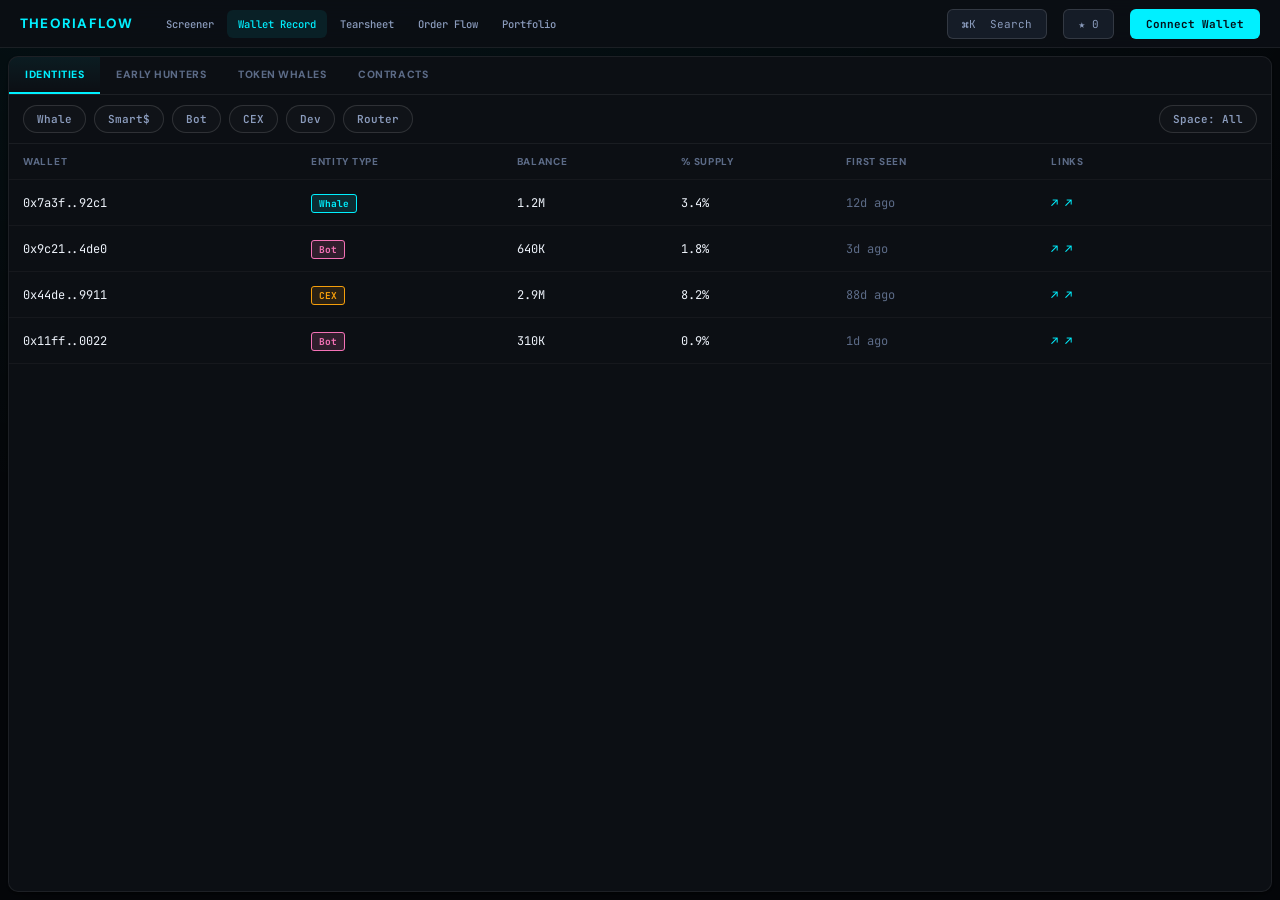
<file: 3-wallet-record.html>
<!doctype html>
<html lang="en">
<head>
<meta charset="utf-8">
<title>Wallet Record / Holders — TheoriaFlow Wireframe</title>
<link rel="stylesheet" href="assets/theme.css">
<script src="assets/data.js"></script>
<script src="assets/nav.js"></script>
</head>
<body>
<div style="min-height:100vh;box-sizing:border-box;display:flex;flex-direction:column;">
  <div id="th-nav"></div>

  <div style="padding:8px;display:flex;gap:8px;flex:1;">
    <div class="th-card" style="flex:1;display:flex;flex-direction:column;overflow:hidden;">
      <div style="display:flex;border-bottom:1px solid var(--border);" id="cat-tabs">
        <button class="th-tab active" data-cat="identities" onclick="thSetCat('identities')">Identities</button>
        <button class="th-tab" data-cat="hunters" onclick="thSetCat('hunters')">Early Hunters</button>
        <button class="th-tab" data-cat="whales" onclick="thSetCat('whales')">Token Whales</button>
        <button class="th-tab" data-cat="contracts" onclick="thSetCat('contracts')">Contracts</button>
      </div>
      <div style="display:flex;align-items:center;gap:8px;padding:10px 14px;border-bottom:1px solid rgba(255,255,255,.06);flex-wrap:wrap;" id="badge-chips">
        <span class="th-pill" data-b="Whale" onclick="thToggleBadgeFilter('Whale')">Whale</span>
        <span class="th-pill" data-b="Smart$" onclick="thToggleBadgeFilter('Smart$')">Smart$</span>
        <span class="th-pill" data-b="Bot" onclick="thToggleBadgeFilter('Bot')">Bot</span>
        <span class="th-pill" data-b="CEX" onclick="thToggleBadgeFilter('CEX')">CEX</span>
        <span class="th-pill" data-b="Dev" onclick="thToggleBadgeFilter('Dev')">Dev</span>
        <span class="th-pill" data-b="Router" onclick="thToggleBadgeFilter('Router')">Router</span>
        <div style="flex:1;"></div>
        <span class="th-pill" id="space-pill" onclick="thCycleSpace()">Space: All</span>
      </div>
      <div class="th-row th-heading" style="grid-template-columns:1.4fr 1fr .8fr .8fr 1fr 1fr;height:36px;color:var(--text3);font-size:10px;cursor:default;">
        <span>Wallet</span><span>Entity Type</span><span>Balance</span><span>% Supply</span><span>First Seen</span><span>Links</span>
      </div>
      <div id="wallet-rows" style="flex:1;overflow-y:auto;"></div>
      <div id="wallet-empty" style="display:none;padding:24px;text-align:center;color:var(--text3);font-size:11px;">No wallets match the current filters.</div>
    </div>

    <div id="drawer" class="th-card" style="width:340px;flex:0 0 340px;display:none;flex-direction:column;padding:16px;gap:14px;">
      <div style="display:flex;justify-content:space-between;align-items:flex-start;">
        <div>
          <div id="d-wallet" style="font-size:14px;font-weight:700;"></div>
          <span id="d-badge" style="border-radius:3px;padding:2px 7px;font-size:9.5px;font-weight:700;display:inline-block;margin-top:6px;"></span>
        </div>
        <button onclick="document.getElementById('drawer').style.display='none'" style="background:transparent;border:none;color:var(--text2);font-size:14px;cursor:pointer;">&#10005;</button>
      </div>
      <div>
        <div class="th-heading" style="font-size:10px;color:var(--text3);margin-bottom:8px;">Balance History</div>
        <svg id="d-chart" width="100%" height="80" viewBox="0 0 300 80"></svg>
      </div>
      <div style="display:flex;gap:8px;">
        <span class="th-pill" style="flex:1;text-align:center;">Etherscan</span>
        <span class="th-pill" style="flex:1;text-align:center;">Copy addr</span>
      </div>
    </div>
  </div>
</div>

<script>
TH_WALLETS.forEach(function (w, i) { w.space = i % 2 === 0 ? "public" : "private"; });

var wState = { cat: "identities", badge: null, space: "all" };

function thSetCat(cat) {
  wState.cat = cat;
  document.querySelectorAll("#cat-tabs .th-tab").forEach(function (el) { el.classList.toggle("active", el.dataset.cat === cat); });
  render();
}
function thToggleBadgeFilter(b) {
  wState.badge = wState.badge === b ? null : b;
  document.querySelectorAll("#badge-chips .th-pill[data-b]").forEach(function (el) {
    el.classList.toggle("active", el.dataset.b === wState.badge);
  });
  render();
}
function thCycleSpace() {
  var order = ["all", "public", "private"];
  wState.space = order[(order.indexOf(wState.space) + 1) % order.length];
  document.getElementById("space-pill").textContent = "Space: " + (wState.space === "all" ? "All" : wState.space.charAt(0).toUpperCase() + wState.space.slice(1));
  render();
}

function thBadgeStyle(cls) { return TH_BADGE_STYLES[cls] || TH_BADGE_STYLES.cyan; }

function render() {
  var rows = TH_WALLETS.filter(function (w) {
    return w.cat === wState.cat &&
      (!wState.badge || w.badge === wState.badge) &&
      (wState.space === "all" || w.space === wState.space);
  });
  document.getElementById("wallet-empty").style.display = rows.length === 0 ? "block" : "none";
  document.getElementById("wallet-rows").innerHTML = rows.map(function (w) {
    var s = thBadgeStyle(w.cls);
    return '<div class="th-row clickable" style="grid-template-columns:1.4fr 1fr .8fr .8fr 1fr 1fr;" onclick="thSelectWallet(\'' + w.wallet + '\')">' +
      "<span>" + w.wallet + "</span>" +
      '<span><span style="background:' + s.bg + ';color:' + s.color + ';border:1px solid ' + s.color + ';border-radius:3px;padding:2px 7px;font-size:9.5px;font-weight:700;">' + w.badge + "</span></span>" +
      "<span>" + w.balance + "</span><span>" + w.pct + "</span>" +
      '<span style="color:var(--text3);">' + w.firstSeen + "</span>" +
      '<span style="color:#00F0FF;">&#8599; &#8599;</span></div>';
  }).join("");
}

function thSelectWallet(addr) {
  var w = TH_WALLETS.find(function (x) { return x.wallet === addr; });
  if (!w) return;
  var s = thBadgeStyle(w.cls);
  document.getElementById("drawer").style.display = "flex";
  document.getElementById("d-wallet").textContent = w.wallet;
  var b = document.getElementById("d-badge");
  b.textContent = w.badge; b.style.color = s.color; b.style.borderColor = s.color; b.style.border = "1px solid " + s.color; b.style.background = s.bg;
  var pts = [], y = 50;
  var seedFn = (function () {
    var h = 0; for (var i = 0; i < w.wallet.length; i++) h = (h * 31 + w.wallet.charCodeAt(i)) >>> 0;
    return function () { h = (h * 1103515245 + 12345) >>> 0; return (h % 1000) / 1000; };
  })();
  for (var i = 0; i <= 10; i++) { y += (seedFn() - 0.5) * 20; y = Math.max(5, Math.min(75, y)); pts.push((i * 30) + "," + Math.round(y)); }
  document.getElementById("d-chart").innerHTML = '<polyline points="' + pts.join(" ") + '" fill="none" stroke="#00F0FF" stroke-width="2"/>';
}

thRenderNav("wallet-record");
render();

var deepLinkWallet = thQueryParam("wallet");
if (deepLinkWallet) thSelectWallet(deepLinkWallet);
</script>
</body>
</html>
</file>
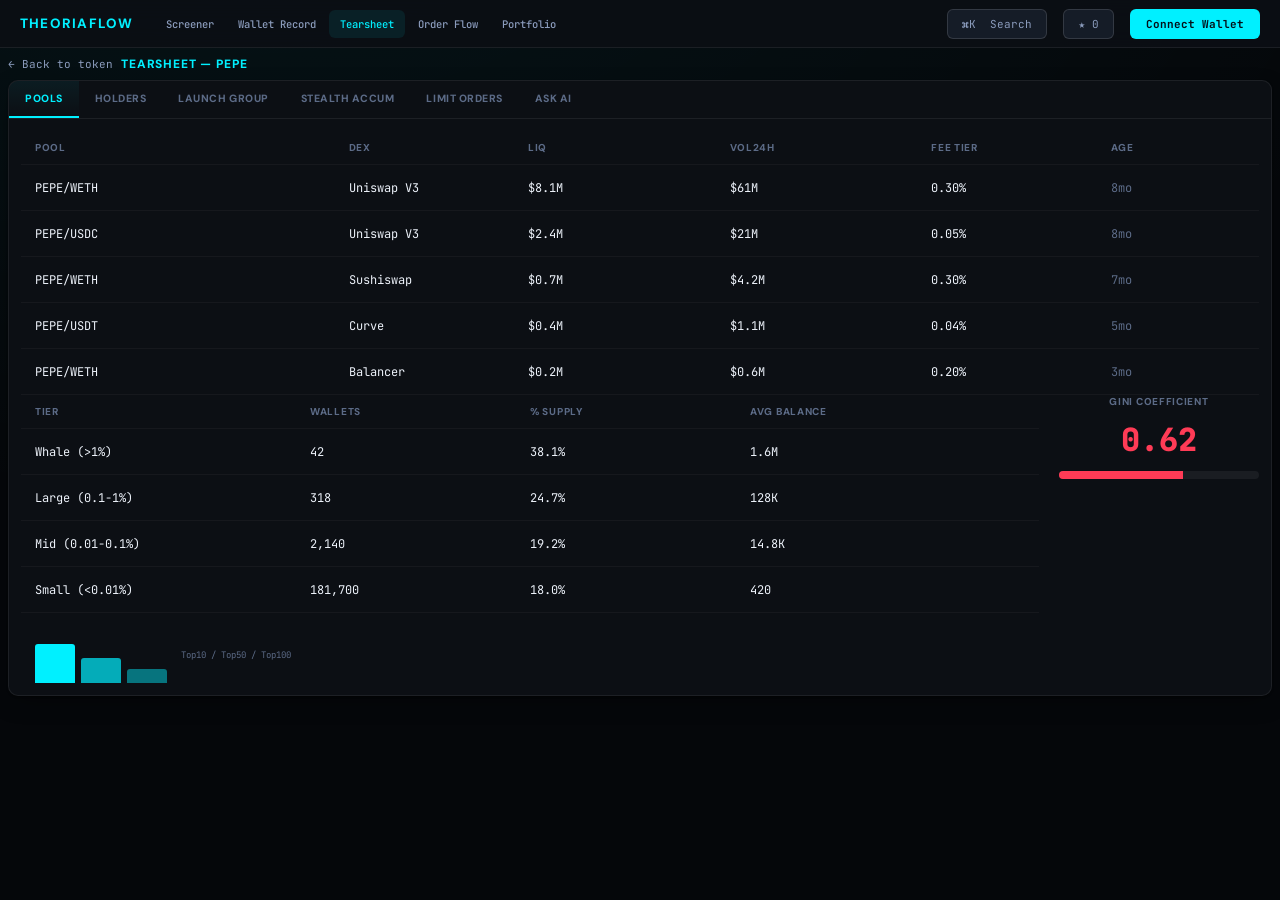
<file: 4-tearsheet-dock.html>
<!doctype html>
<html lang="en">
<head>
<meta charset="utf-8">
<title>Tearsheet Dock — TheoriaFlow Wireframe</title>
<link rel="stylesheet" href="assets/theme.css">
<script src="assets/data.js"></script>
<script src="assets/nav.js"></script>
</head>
<body>
<div style="min-height:100vh;box-sizing:border-box;display:flex;flex-direction:column;">
  <div id="th-nav"></div>

  <div style="padding:8px;flex:1;">
    <div style="display:flex;align-items:center;gap:8px;margin-bottom:8px;">
      <a id="back-link" href="#" style="font-size:11px;color:var(--text2);">&larr; Back to token</a>
      <span id="dock-title" class="th-heading" style="font-size:12px;color:var(--cyan);"></span>
    </div>
    <div class="th-card" style="display:flex;flex-direction:column;overflow:hidden;">

      <div style="display:flex;border-bottom:1px solid var(--border);overflow-x:auto;">
        <button class="th-tab active" data-tab="pools" onclick="showTab('pools')">Pools</button>
        <button class="th-tab" data-tab="holders" onclick="showTab('holders')">Holders</button>
        <button class="th-tab" data-tab="launch" onclick="showTab('launch')">Launch Group</button>
        <button class="th-tab" data-tab="stealth" onclick="showTab('stealth')">Stealth Accum</button>
        <button class="th-tab" data-tab="orders" onclick="showTab('orders')">Limit Orders</button>
        <button class="th-tab" data-tab="ai" onclick="showTab('ai')">Ask AI</button>
      </div>

      <div style="padding:12px;">

        <div class="th-panel active" data-panel="pools">
          <div class="th-row th-heading" style="grid-template-columns:1.4fr .8fr .9fr .9fr .8fr .6fr;color:var(--text3);font-size:10px;height:34px;"><span>Pool</span><span>DEX</span><span>Liq</span><span>Vol24h</span><span>Fee Tier</span><span>Age</span></div>
          <div id="pools-rows"></div>
        </div>

        <div class="th-panel" data-panel="holders" style="display:flex;gap:20px;">
          <div style="flex:1;">
            <div class="th-row th-heading" style="grid-template-columns:1fr .8fr .8fr 1fr;color:var(--text3);font-size:10px;height:34px;"><span>Tier</span><span>Wallets</span><span>% Supply</span><span>Avg Balance</span></div>
            <div id="holders-rows"></div>
            <div style="display:flex;align-items:end;gap:6px;height:70px;padding:14px 14px 0;">
              <div style="width:40px;height:70%;background:#00F0FF;border-radius:3px 3px 0 0;"></div>
              <div style="width:40px;height:45%;background:#00F0FF;opacity:.7;border-radius:3px 3px 0 0;"></div>
              <div style="width:40px;height:25%;background:#00F0FF;opacity:.45;border-radius:3px 3px 0 0;"></div>
              <span style="font-size:9px;color:var(--text3);align-self:center;margin-left:8px;">Top10 / Top50 / Top100</span>
            </div>
          </div>
          <div style="width:200px;flex:0 0 200px;text-align:center;">
            <div class="th-heading" style="font-size:10px;color:var(--text3);margin-bottom:10px;">Gini Coefficient</div>
            <div style="font-size:32px;font-weight:800;color:#FF3B56;">0.62</div>
            <div style="height:8px;background:rgba(255,255,255,.06);border-radius:4px;margin-top:10px;overflow:hidden;"><div style="width:62%;height:100%;background:#FF3B56;"></div></div>
          </div>
        </div>

        <div class="th-panel" data-panel="launch">
          <div class="th-row th-heading" style="grid-template-columns:1fr 1fr 1.2fr 1fr;color:var(--text3);font-size:10px;height:34px;"><span>Bundle ID</span><span>Wallets in Bundle</span><span>Funding Source</span><span>Launch Delta</span></div>
          <div id="launch-rows"></div>
        </div>

        <div class="th-panel" data-panel="stealth">
          <div class="th-row th-heading" style="grid-template-columns:1.2fr 1.2fr .9fr 1fr;color:var(--text3);font-size:10px;height:34px;"><span>Wallet</span><span>Accumulation Window</span><span>Avg Entry</span><span>Unrealized</span></div>
          <div id="stealth-rows"></div>
        </div>

        <div class="th-panel" data-panel="orders">
          <div class="th-row th-heading" style="grid-template-columns:.6fr .8fr .8fr 1.2fr .6fr .8fr;color:var(--text3);font-size:10px;height:34px;"><span>Side</span><span>Price</span><span>Size</span><span>Wallet</span><span>Age</span><span>Status</span></div>
          <div id="orders-rows"></div>
        </div>

        <div class="th-panel" data-panel="ai">
          <div style="display:flex;gap:8px;flex-wrap:wrap;margin-bottom:16px;" id="ai-chips"></div>
          <div class="th-card" id="ai-answer" style="padding:16px;font-size:12px;color:#CBD5E1;line-height:1.6;">Pick a question above to see a canned answer.</div>
        </div>

      </div>
    </div>
  </div>
</div>

<script>
var token = thTokenBySym(thQueryParam("token") || "PEPE");
document.getElementById("dock-title").textContent = "Tearsheet — " + token.sym;
document.getElementById("back-link").href = "2-token-detail.html?token=" + token.sym;

function showTab(name) {
  document.querySelectorAll(".th-tab").forEach(function (el) { el.classList.toggle("active", el.dataset.tab === name); });
  document.querySelectorAll(".th-panel").forEach(function (el) { el.classList.toggle("active", el.dataset.panel === name); });
}

document.getElementById("pools-rows").innerHTML = TH_POOLS.map(function (p) {
  return '<div class="th-row" style="grid-template-columns:1.4fr .8fr .9fr .9fr .8fr .6fr;"><span>' + p.pool + "</span><span>" + p.dex + "</span><span>" + p.liq + "</span><span>" + p.vol + "</span><span>" + p.fee + '</span><span style="color:var(--text3);">' + p.age + "</span></div>";
}).join("");

document.getElementById("holders-rows").innerHTML = TH_HOLDER_TIERS.map(function (h) {
  return '<div class="th-row" style="grid-template-columns:1fr .8fr .8fr 1fr;"><span>' + h.tier + "</span><span>" + h.wallets + "</span><span>" + h.pct + "</span><span>" + h.avg + "</span></div>";
}).join("");

document.getElementById("launch-rows").innerHTML = TH_BUNDLES.map(function (b) {
  return '<div class="th-row" style="grid-template-columns:1fr 1fr 1.2fr 1fr;"><span>' + b.id + "</span><span>" + b.wallets + "</span><span>" + b.source + '</span><span style="color:#FF3B56;">' + b.delta + "</span></div>";
}).join("");

document.getElementById("stealth-rows").innerHTML = TH_STEALTH.map(function (s) {
  return '<div class="th-row" style="grid-template-columns:1.2fr 1.2fr .9fr 1fr;"><span>' + s.wallet + "</span><span>" + s.window + "</span><span>" + s.entry + '</span><span style="color:#00FF87;">' + s.unreal + "</span></div>";
}).join("");

document.getElementById("orders-rows").innerHTML = TH_ORDERS.map(function (o) {
  var c = o.side === "BUY" ? "#00FF87" : "#FF3B56";
  return '<div class="th-row" style="grid-template-columns:.6fr .8fr .8fr 1.2fr .6fr .8fr;"><span style="color:' + c + ';font-weight:700;">' + o.side + "</span><span>" + o.price + "</span><span>" + o.size + "</span><span>" + o.wallet + '</span><span style="color:var(--text3);">' + o.age + "</span><span>" + o.status + "</span></div>";
}).join("");

document.getElementById("ai-chips").innerHTML = Object.keys(TH_AI_ANSWERS).map(function (q) {
  return '<span class="th-pill" onclick="thAskAi(this,\'' + q.replace(/'/g, "\\'") + '\')">' + q + "</span>";
}).join("");
function thAskAi(el, q) {
  document.querySelectorAll("#ai-chips .th-pill").forEach(function (p) { p.classList.remove("active"); });
  el.classList.add("active");
  document.getElementById("ai-answer").textContent = TH_AI_ANSWERS[q];
}

thRenderNav("tearsheet");
</script>
</body>
</html>
</file>
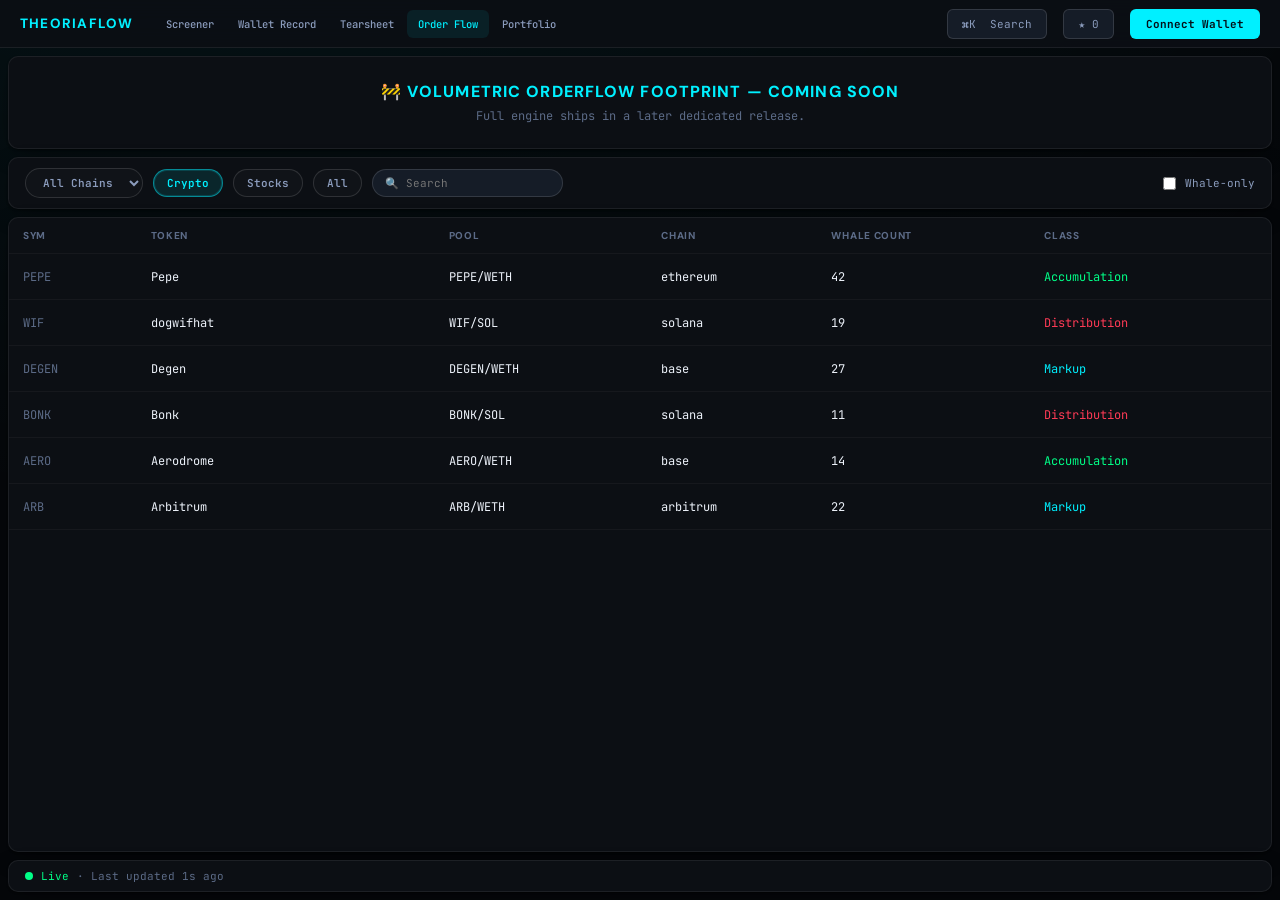
<file: 5-order-flow-stub.html>
<!doctype html>
<html lang="en">
<head>
<meta charset="utf-8">
<title>Order-flow Stub — TheoriaFlow Wireframe</title>
<link rel="stylesheet" href="assets/theme.css">
<script src="assets/data.js"></script>
<script src="assets/nav.js"></script>
</head>
<body>
<div style="min-height:100vh;box-sizing:border-box;display:flex;flex-direction:column;">
  <div id="th-nav"></div>

  <div style="padding:8px;display:flex;flex-direction:column;gap:8px;flex:1;">

    <div class="th-card" style="padding:24px;text-align:center;">
      <div class="th-heading" style="font-size:16px;color:#00F0FF;">&#128679; Volumetric Orderflow Footprint &mdash; Coming Soon</div>
      <div style="font-size:12px;color:var(--text3);margin-top:6px;">Full engine ships in a later dedicated release.</div>
    </div>

    <div class="th-card" style="display:flex;align-items:center;gap:10px;padding:10px 16px;flex-wrap:wrap;">
      <select id="of-chain" onchange="render()" class="th-pill" style="font-family:inherit;">
        <option value="all">All Chains</option>
      </select>
      <span id="of-crypto" class="th-pill active" onclick="thSetAssetClass('crypto')">Crypto</span>
      <span id="of-stocks" class="th-pill" onclick="thSetAssetClass('stocks')">Stocks</span>
      <span id="of-all-class" class="th-pill" onclick="thSetAssetClass('all')">All</span>
      <input id="of-search" type="text" placeholder="&#128269; Search" oninput="render()" style="background:var(--field);border:1px solid var(--border2);border-radius:999px;padding:6px 12px;color:var(--text);font-size:11px;font-family:inherit;">
      <div style="flex:1;"></div>
      <label style="display:flex;align-items:center;gap:6px;font-size:11px;color:var(--text2);"><input type="checkbox" id="of-whale-only" onchange="render()"> Whale-only</label>
    </div>

    <div class="th-card" style="flex:1;display:flex;flex-direction:column;overflow:hidden;">
      <div class="th-row th-heading" style="grid-template-columns:.6fr 1.4fr 1fr .8fr 1fr 1fr;color:var(--text3);font-size:10px;height:36px;">
        <span>Sym</span><span>Token</span><span>Pool</span><span>Chain</span><span>Whale Count</span><span>Class</span>
      </div>
      <div id="of-rows" style="flex:1;overflow-y:auto;"></div>
      <div id="of-empty" style="display:none;padding:24px;text-align:center;color:var(--text3);font-size:11px;">No rows match the current filters.</div>
    </div>

    <div class="th-card" style="display:flex;align-items:center;gap:8px;padding:8px 16px;font-size:11px;color:var(--text3);">
      <span style="width:8px;height:8px;border-radius:50%;background:#00FF87;display:inline-block;"></span>
      <span style="color:#00FF87;">Live</span>
      <span>&middot; Last updated <span id="of-updated">0</span>s ago</span>
    </div>

  </div>
</div>

<script>
var ofState = { assetClass: "crypto", chain: "all" };

var chainSel = document.getElementById("of-chain");
TH_CHAINS.forEach(function (c) {
  var opt = document.createElement("option");
  opt.value = c; opt.textContent = c;
  chainSel.appendChild(opt);
});

function thSetAssetClass(cls) {
  ofState.assetClass = cls;
  ["crypto", "stocks", "all-class"].forEach(function (k) {
    document.getElementById("of-" + k).classList.toggle("active", k.replace("-class", "") === cls);
  });
  render();
}

function thGoOfToken(sym) {
  if (thTokenBySym(sym).sym === sym) window.location.href = "2-token-detail.html?token=" + sym;
}

function render() {
  var q = document.getElementById("of-search").value.trim().toLowerCase();
  var whaleOnly = document.getElementById("of-whale-only").checked;
  var chain = chainSel.value;
  var rows = TH_ORDERFLOW_ROWS.filter(function (r) {
    if (ofState.assetClass !== "all" && r.assetClass !== ofState.assetClass) return false;
    if (chain !== "all" && r.chain !== chain) return false;
    if (whaleOnly && r.whales < 15) return false;
    if (q && r.sym.toLowerCase().indexOf(q) === -1 && r.token.toLowerCase().indexOf(q) === -1) return false;
    return true;
  });
  document.getElementById("of-empty").style.display = rows.length === 0 ? "block" : "none";
  document.getElementById("of-rows").innerHTML = rows.map(function (r) {
    var exists = TH_TOKENS.some(function (t) { return t.sym === r.sym; });
    return '<div class="th-row' + (exists ? " clickable" : "") + '" style="grid-template-columns:.6fr 1.4fr 1fr .8fr 1fr 1fr;" onclick="thGoOfToken(\'' + r.sym + '\')">' +
      '<span style="color:var(--text3);">' + r.sym + "</span><span>" + r.token + "</span><span>" + r.pool + "</span><span>" + r.chain + "</span><span>" + r.whales + '</span><span style="color:' + r.clsColor + ';">' + r.cls + "</span></div>";
  }).join("");
}

thRenderNav("order-flow");
render();

var seconds = 0;
setInterval(function () {
  seconds++;
  document.getElementById("of-updated").textContent = seconds;
  if (seconds % 5 === 0) seconds = 0;
}, 1000);
</script>
</body>
</html>
</file>
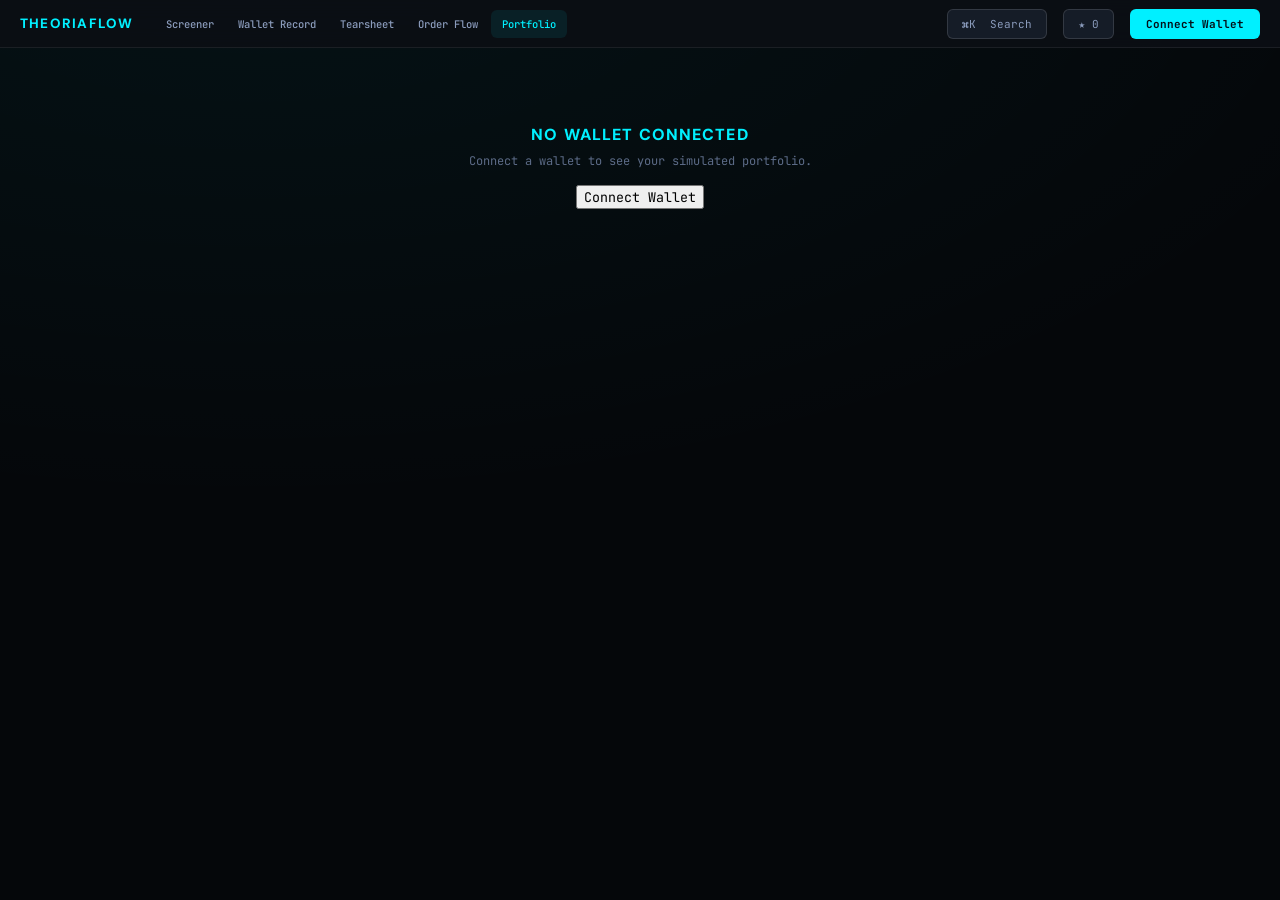
<file: 6-wallet-overview.html>
<!doctype html>
<html lang="en">
<head>
<meta charset="utf-8">
<title>Wallet Overview / Portfolio — TheoriaFlow Wireframe</title>
<link rel="stylesheet" href="assets/theme.css">
<script src="assets/data.js"></script>
<script src="assets/nav.js"></script>
</head>
<body>
<div style="min-height:100vh;box-sizing:border-box;display:flex;flex-direction:column;">
  <div id="th-nav"></div>

  <div style="padding:16px 20px;flex:1;">

    <div id="not-connected" style="display:none;text-align:center;padding:60px 20px;">
      <div class="th-heading" style="font-size:16px;color:var(--cyan);">No wallet connected</div>
      <div style="font-size:12px;color:var(--text3);margin-top:8px;">Connect a wallet to see your simulated portfolio.</div>
      <button class="th-wallet-btn" style="margin-top:16px;" onclick="thOpenWalletModal()">Connect Wallet</button>
    </div>

    <div id="connected-view" style="display:none;">
      <div style="display:flex;align-items:center;gap:12px;margin-bottom:16px;flex-wrap:wrap;">
        <div>
          <div class="th-heading" style="font-size:11px;color:var(--text2);">Portfolio</div>
          <div id="pf-address" style="font-size:13px;font-weight:700;margin-top:2px;"></div>
        </div>
        <div style="flex:1;"></div>
        <div class="th-card" style="padding:14px 22px;text-align:right;">
          <div class="th-metric-label">Total Value</div>
          <div id="pf-total" style="font-size:22px;font-weight:800;color:#00FF87;"></div>
        </div>
      </div>

      <div style="display:grid;grid-template-columns:1fr 300px;gap:16px;">

        <div class="th-card">
          <div class="th-row th-heading" style="grid-template-columns:1.4fr .9fr .9fr .8fr .6fr;color:var(--text3);font-size:10px;height:36px;">
            <span>Token</span><span>Qty</span><span>Price</span><span>Value</span><span>24h</span>
          </div>
          <div id="pf-rows"></div>
        </div>

        <div class="th-card" style="padding:16px;">
          <div class="th-heading" style="font-size:10px;color:var(--text3);margin-bottom:12px;">Allocation</div>
          <div id="pf-allocation" style="display:flex;flex-direction:column;gap:8px;"></div>
        </div>
      </div>
    </div>
  </div>
</div>

<script>
var w = thConnectedWallet();
thRenderNav("portfolio");

if (!w) {
  document.getElementById("not-connected").style.display = "block";
} else {
  document.getElementById("connected-view").style.display = "block";
  document.getElementById("pf-address").textContent = w.provider + " · " + w.address;

  var holdings = thPortfolioFor(w.address);
  var total = holdings.reduce(function (sum, h) { return sum + h.valueUsd; }, 0);
  document.getElementById("pf-total").textContent = "$" + total.toLocaleString(undefined, { maximumFractionDigits: 2 });

  var palette = ["#00F0FF", "#00FF87", "#F472B6", "#FBBF24", "#38BDF8", "#A78BFA", "#F59E0B"];
  document.getElementById("pf-rows").innerHTML = holdings.map(function (h) {
    var chg = h.token.p24h >= 0 ? "#00FF87" : "#FF3B56";
    return '<div class="th-row clickable" style="grid-template-columns:1.4fr .9fr .9fr .8fr .6fr;" onclick="window.location.href=\'2-token-detail.html?token=' + h.token.sym + '\'">' +
      '<span style="display:flex;align-items:center;gap:8px;"><span style="width:20px;height:20px;border-radius:50%;background:var(--field);display:inline-block;"></span>' + h.token.sym + '<span style="color:var(--text3);font-size:9px;text-transform:capitalize;">' + h.token.chain + "</span></span>" +
      "<span>" + h.qty.toLocaleString() + "</span>" +
      "<span>" + h.token.price + "</span>" +
      "<span>$" + h.valueUsd.toLocaleString(undefined, { maximumFractionDigits: 2 }) + "</span>" +
      '<span style="color:' + chg + ';">' + (h.token.p24h >= 0 ? "+" : "") + h.token.p24h + "%</span></div>";
  }).join("");

  document.getElementById("pf-allocation").innerHTML = holdings.map(function (h, i) {
    var pct = total > 0 ? (h.valueUsd / total) * 100 : 0;
    var c = palette[i % palette.length];
    return '<div>' +
      '<div style="display:flex;justify-content:space-between;font-size:10.5px;margin-bottom:3px;"><span>' + h.token.sym + "</span><span>" + pct.toFixed(1) + "%</span></div>" +
      '<div style="height:6px;background:rgba(255,255,255,.06);border-radius:3px;overflow:hidden;"><div style="width:' + pct + '%;height:100%;background:' + c + ';"></div></div>' +
      "</div>";
  }).join("");
}
</script>
</body>
</html>
</file>
<file: assets/theme.css>
@import url('https://fonts.googleapis.com/css2?family=JetBrains+Mono:wght@400;500;600;700&family=DM+Sans:wght@600;700;800&display=swap');

:root {
  --cyan: #00F0FF;
  --green: #00FF87;
  --red: #FF3B56;
  --amber: #F59E0B;
  --bg: #05070A;
  --bg2: #070A10;
  --panel: #0C0F14;
  --panel-raised: #10141B;
  --field: #151C27;
  --border: rgba(255,255,255,.07);
  --border2: rgba(255,255,255,.13);
  --text: #EDF2FA;
  --text2: #8B9CBD;
  --text3: #5C6B87;
  --radius: 10px;
  --radius-sm: 6px;
  --shadow-card: 0 1px 2px rgba(0,0,0,.4), 0 8px 24px -8px rgba(0,0,0,.5);
  --shadow-pop: 0 12px 40px -8px rgba(0,0,0,.65), 0 0 0 1px rgba(255,255,255,.06);
  --ease: 150ms cubic-bezier(.2,.8,.2,1);
}

* { box-sizing: border-box; }
html { scrollbar-color: rgba(255,255,255,.15) transparent; }
body {
  margin: 0;
  background: radial-gradient(ellipse 1200px 600px at 20% -10%, rgba(0,240,255,.05), transparent), var(--bg);
  color: var(--text);
  font-family: 'JetBrains Mono', monospace;
  -webkit-font-smoothing: antialiased;
}
a { color: var(--cyan); text-decoration: none; }
button { font-family: inherit; }
::-webkit-scrollbar { width: 8px; height: 8px; }
::-webkit-scrollbar-track { background: transparent; }
::-webkit-scrollbar-thumb { background: rgba(255,255,255,.12); border-radius: 8px; }
::-webkit-scrollbar-thumb:hover { background: rgba(255,255,255,.2); }

.th-heading { font-family: 'DM Sans', sans-serif; font-weight: 800; letter-spacing: .07em; text-transform: uppercase; }

.th-card {
  background: var(--panel);
  border: 1px solid var(--border);
  border-radius: var(--radius);
  box-shadow: var(--shadow-card);
}

.th-pill {
  border-radius: 999px;
  padding: 6px 13px;
  font-size: 11px;
  font-weight: 600;
  border: 1px solid var(--border2);
  color: var(--text2);
  background: rgba(255,255,255,.02);
  cursor: pointer;
  transition: background var(--ease), border-color var(--ease), color var(--ease), transform var(--ease);
}
.th-pill:hover { border-color: rgba(255,255,255,.24); color: var(--text); background: rgba(255,255,255,.06); }
.th-pill:active { transform: scale(.97); }
.th-pill.active { color: var(--cyan); border-color: rgba(0,240,255,.5); background: rgba(0,240,255,.1); box-shadow: 0 0 0 1px rgba(0,240,255,.15) inset; }
.th-pill:disabled { cursor: default; opacity: .45; transform: none; }
.th-pill:disabled:hover { background: rgba(255,255,255,.02); border-color: var(--border2); color: var(--text2); }

.th-row {
  display: grid;
  align-items: center;
  height: 46px;
  padding: 0 14px;
  border-bottom: 1px solid rgba(255,255,255,.04);
  font-size: 12px;
  transition: background var(--ease);
}
.th-row.clickable { cursor: pointer; }
.th-row.clickable:hover { background: rgba(255,255,255,.025); }

.th-metric { background: var(--field); border: 1px solid rgba(255,255,255,.04); border-radius: var(--radius-sm); padding: 9px 11px; }
.th-metric-label { font-size: 8.5px; color: var(--text3); text-transform: uppercase; letter-spacing: .07em; font-weight: 600; }
.th-metric-val { font-size: 13px; font-weight: 700; margin-top: 3px; letter-spacing: -.01em; }

.th-tab {
  padding: 11px 16px;
  font-size: 10.5px;
  font-weight: 800;
  letter-spacing: .05em;
  text-transform: uppercase;
  font-family: 'DM Sans', sans-serif;
  background: transparent;
  border: none;
  border-bottom: 2px solid transparent;
  color: var(--text3);
  cursor: pointer;
  white-space: nowrap;
  transition: color var(--ease), border-color var(--ease), background var(--ease);
}
.th-tab:hover { color: var(--text2); }
.th-tab.active { color: var(--cyan); border-bottom: 2px solid var(--cyan); background: linear-gradient(180deg, rgba(0,240,255,.06), transparent); }
.th-panel { display: none; }
.th-panel.active { display: block; }
.th-panel.active.flex { display: flex; }

input[type="text"], select { transition: border-color var(--ease), box-shadow var(--ease); }
input[type="text"]:focus, select:focus { outline: none; border-color: rgba(0,240,255,.5) !important; box-shadow: 0 0 0 3px rgba(0,240,255,.12); }

/* Top nav, shared across every page */
#th-nav {
  height: 48px; flex: 0 0 48px;
  display: flex; align-items: center; gap: 16px;
  padding: 0 20px;
  border-bottom: 1px solid var(--border);
  background: rgba(12,15,20,.9);
  backdrop-filter: blur(10px);
}
#th-nav .th-logo { font-family: 'DM Sans', sans-serif; font-weight: 800; letter-spacing: .09em; text-transform: uppercase; color: var(--cyan); font-size: 13.5px; cursor: pointer; transition: opacity var(--ease); }
#th-nav .th-logo:hover { opacity: .8; }
#th-nav .th-navlinks { display: flex; gap: 2px; margin-left: 6px; }
#th-nav .th-navlinks a { font-size: 10.5px; color: var(--text2); padding: 7px 11px; border-radius: var(--radius-sm); transition: background var(--ease), color var(--ease); font-weight: 500; }
#th-nav .th-navlinks a:hover { background: rgba(255,255,255,.04); color: var(--text); }
#th-nav .th-navlinks a.current { color: var(--cyan); background: rgba(0,240,255,.08); }
#th-nav .th-search-btn { background: var(--field); border: 1px solid var(--border2); color: var(--text2); border-radius: var(--radius-sm); padding: 7px 14px; font-size: 11px; cursor: pointer; transition: border-color var(--ease), color var(--ease); }
#th-nav .th-search-btn:hover { border-color: rgba(255,255,255,.24); color: var(--text); }
#th-nav .th-wallet-btn { background: var(--cyan); border: none; color: #041019; border-radius: var(--radius-sm); padding: 8px 16px; font-weight: 700; font-size: 11px; cursor: pointer; transition: filter var(--ease), transform var(--ease); }
#th-nav .th-wallet-btn:hover { filter: brightness(1.1); }
#th-nav .th-wallet-btn:active { transform: scale(.97); }

/* Ctrl+K search overlay */
#th-search-overlay { position: fixed; inset: 0; background: rgba(4,6,9,.75); backdrop-filter: blur(2px); z-index: 9999; display: none; align-items: flex-start; justify-content: center; padding-top: 90px; }
#th-search-overlay.open { display: flex; }
#th-search-overlay .box { width: 560px; max-height: 60vh; background: var(--panel-raised); border: 1px solid var(--border2); border-radius: var(--radius); box-shadow: var(--shadow-pop); display: flex; flex-direction: column; overflow: hidden; }
#th-search-overlay input { margin: 12px; padding: 10px 12px; background: var(--field); border: 1px solid var(--border2); border-radius: var(--radius-sm); color: var(--text); font-size: 13px; font-family: inherit; }
#th-search-overlay .results { overflow-y: auto; padding: 0 8px 8px; }
#th-search-overlay .result-row { display: flex; justify-content: space-between; align-items: center; padding: 9px 10px; border-radius: var(--radius-sm); cursor: pointer; font-size: 12px; transition: background var(--ease); }
#th-search-overlay .result-row:hover { background: rgba(255,255,255,.05); }

/* Generic modal overlay (wallet connect, token selector, review) */
.modal-overlay { position: fixed; inset: 0; background: rgba(4,6,9,.75); backdrop-filter: blur(2px); z-index: 9998; display: none; align-items: center; justify-content: center; }
.modal-overlay.open { display: flex; }
.modal-overlay .th-card { box-shadow: var(--shadow-pop); }

/* Right-hand slide-out panel (watchlist) */
.th-slideout { position: fixed; inset: 0; background: rgba(4,6,9,.65); z-index: 9997; display: none; justify-content: flex-end; }
.th-slideout.open { display: flex; }
.th-slideout-inner { width: 320px; height: 100%; background: var(--panel-raised); border-left: 1px solid var(--border2); display: flex; flex-direction: column; box-shadow: var(--shadow-pop); }
.th-slideout-header { display: flex; justify-content: space-between; align-items: center; padding: 15px 16px; border-bottom: 1px solid var(--border); }

/* Rabby-style trade/bridge polish */
.th-balance-row { display: flex; justify-content: space-between; font-size: 10px; color: var(--text3); padding: 0 2px; }
.th-max-btn { color: var(--cyan); font-weight: 700; cursor: pointer; transition: opacity var(--ease); }
.th-max-btn:hover { opacity: .75; }
.th-fee-line { display: flex; justify-content: space-between; font-size: 10.5px; color: var(--text2); }
.th-fee-line .val { color: var(--text); font-weight: 500; }
.th-impact-warn { color: var(--amber); }
.th-impact-danger { color: var(--red); }
.th-refresh-note { font-size: 9px; color: var(--text3); text-align: right; }
.th-review-row { display: flex; justify-content: space-between; font-size: 11px; padding: 7px 0; border-bottom: 1px solid rgba(255,255,255,.04); }
.th-receipt { text-align: center; padding: 20px; }

/* Primary/secondary CTA buttons, shared shape */
.th-btn-primary {
  border-radius: var(--radius-sm); border: none; font-weight: 800; font-size: 12px;
  font-family: 'DM Sans', sans-serif; cursor: pointer; padding: 10px 0;
  transition: filter var(--ease), transform var(--ease), background var(--ease), color var(--ease);
}
.th-btn-primary:not(:disabled):hover { filter: brightness(1.08); }
.th-btn-primary:not(:disabled):active { transform: scale(.98); }
</file>
